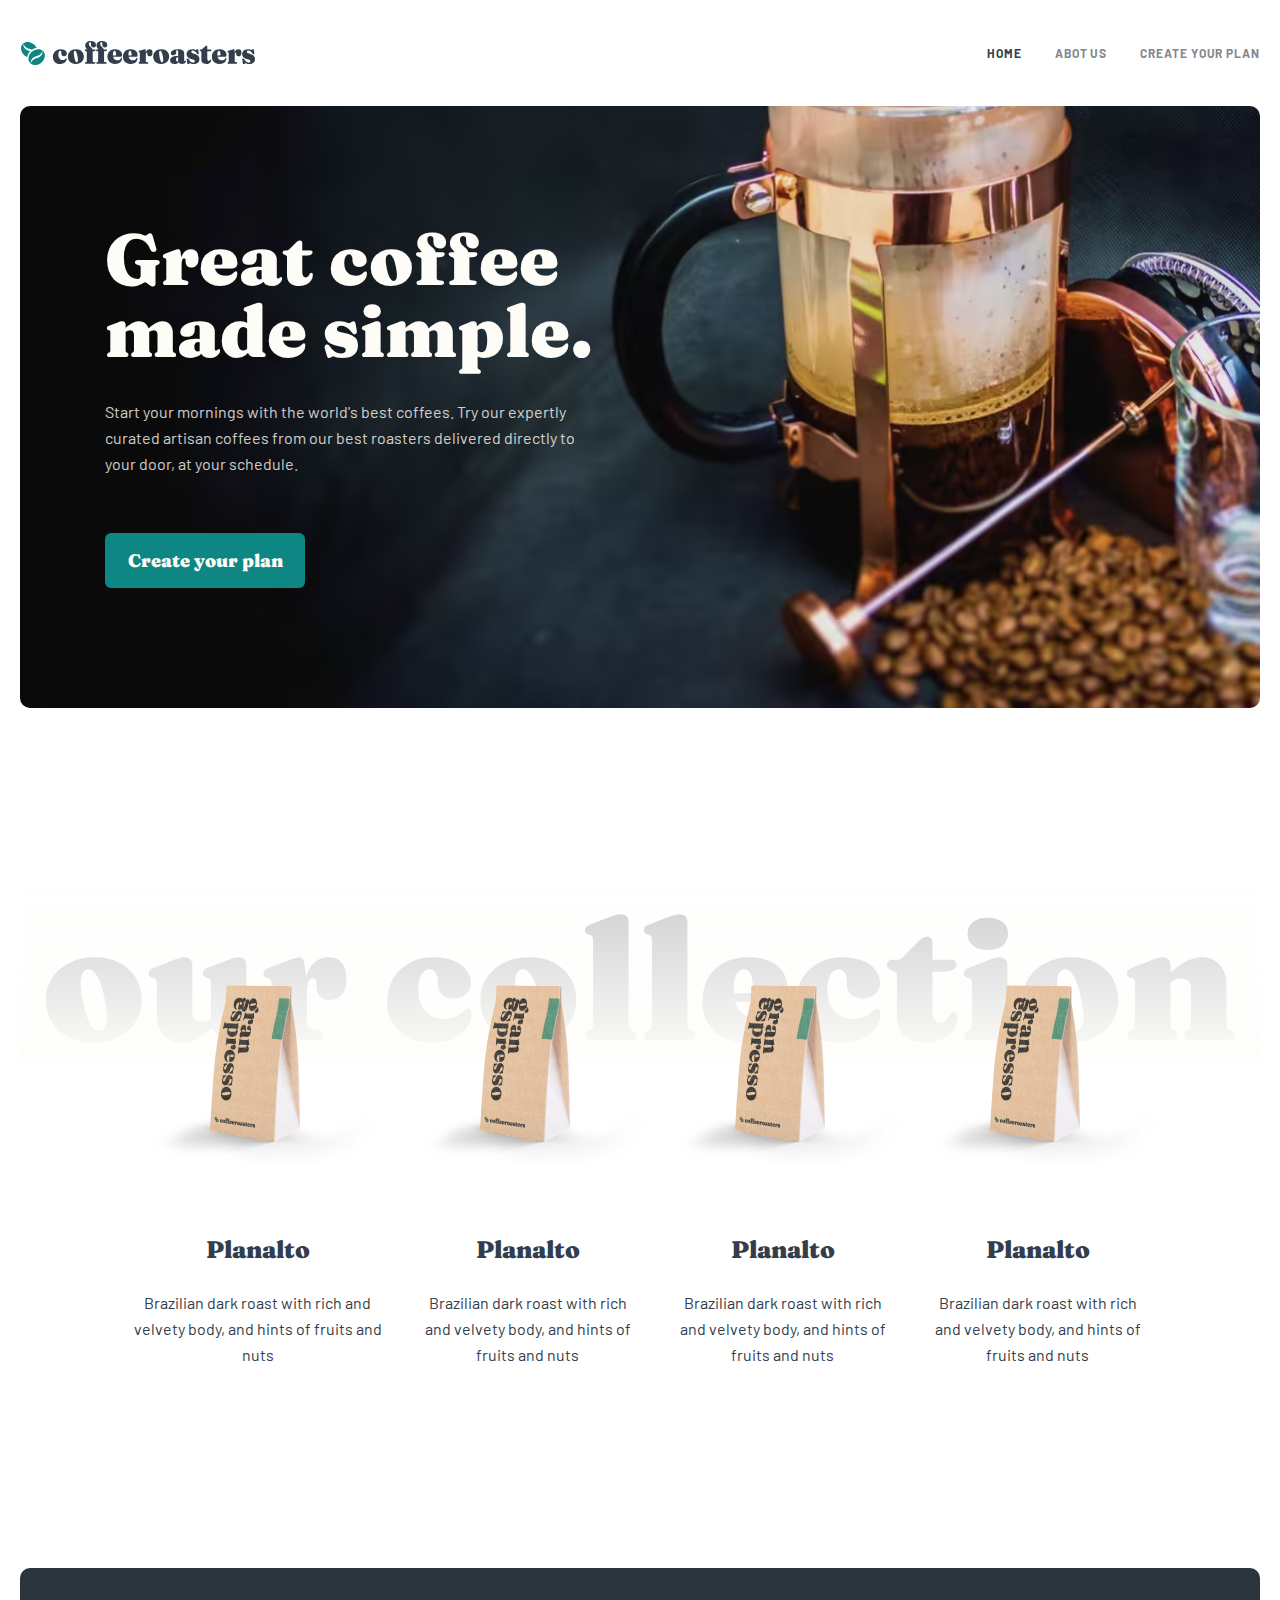
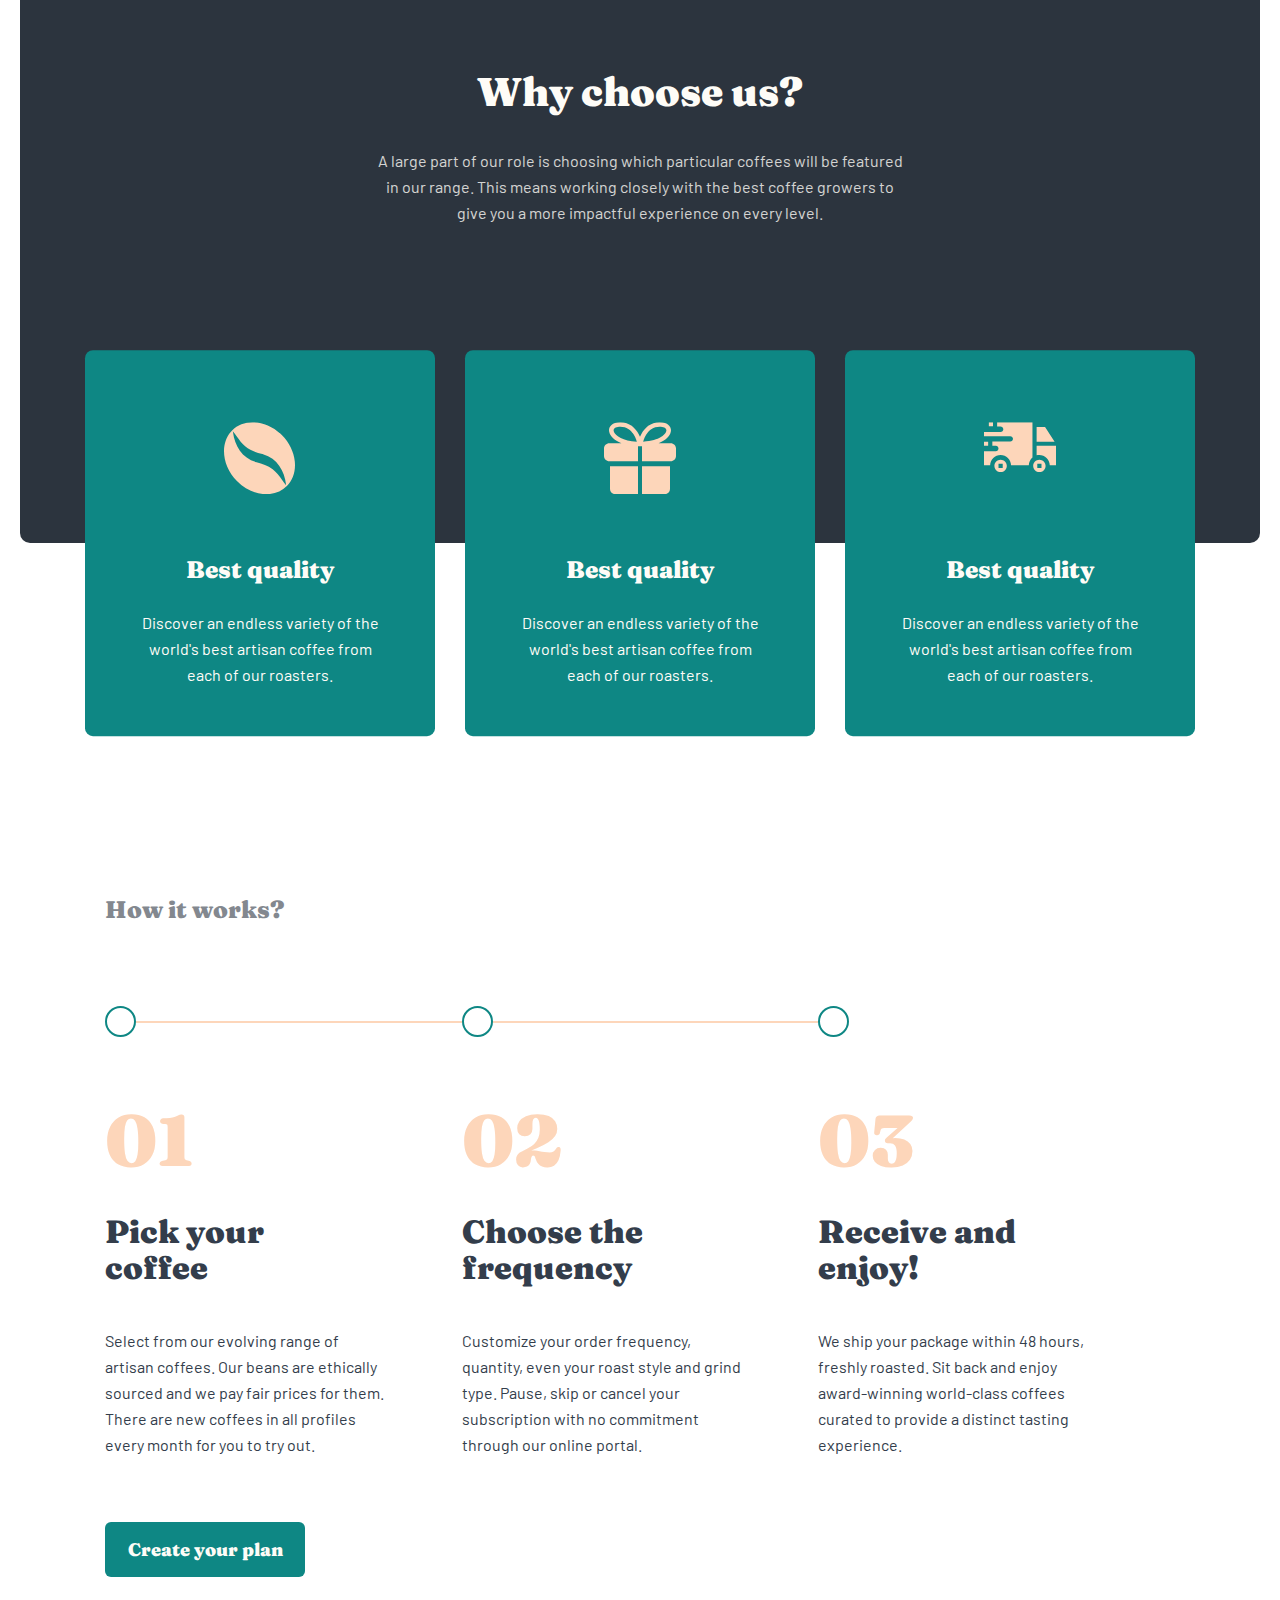
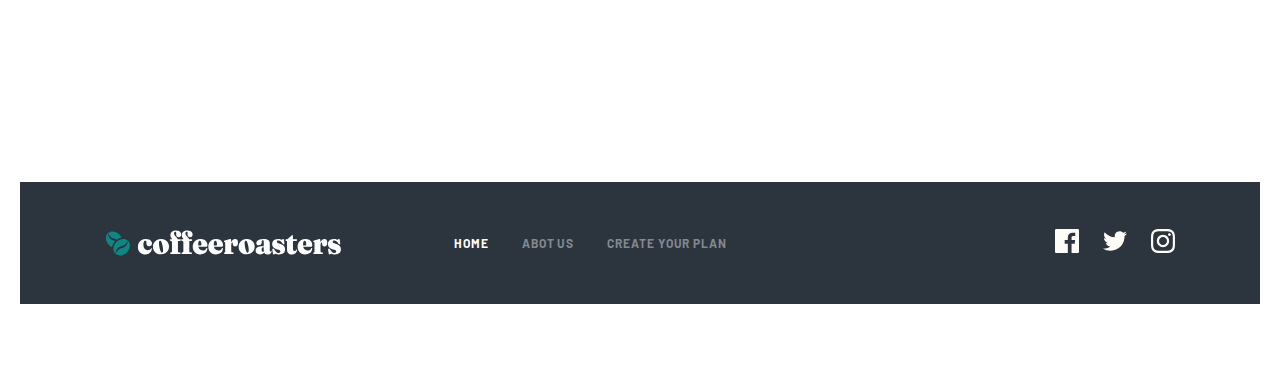
<file: index.html>
<!DOCTYPE html>
<html lang="en">
<head>
    <meta charset="UTF-8">
    <meta http-equiv="X-UA-Compatible" content="IE=edge">
    <meta name="viewport" content="width=device-width, initial-scale=1.0">
    <link rel="stylesheet" href="./css/main.css">
    <title>coffee</title>
</head>

<body>
    <main class="main">
        <!-- header -->
        <header class="header header--open">
            <div class="container header__container">
                <h1 class="visually-hidden">Coffee</h1>
                <a href="./index.html" class="header__logo-link">
                    <img class="header__logo-img" src="./images/logo.svg" alt="logo" width="236" height="26">
                </a>
                <button class="header__button">
                    <img src="./images/burger-menu.svg" alt="butoon-img" class="header__on" width="16" height="15">
                    <!-- <img class="collection__img" src="./images/close.svg" alt="butoon-img" class="header__off" width="14" height="13"> -->
                </button>
                <nav class="header__navbar">
                    <ul class="header__list">
                        <li class="header__item">
                            <a href="./index.html" class="header__nav-link header__nav-link--active">Home</a>
                        </li>
                        <li class="header__item">
                            <a href="./about-us.html" class="header__nav-link">Abot us</a>
                        </li>
                        <li class="header__item">
                            <a href="./create.html" class="header__nav-link">Create your plan</a>
                        </li>
                    </ul>
                </nav>
            </div>
        </header>
        <!-- hero -->
        <section class="hero">
            <div class="container">
                <div class="hero__container">
                    <div class="hero__box">
                        <h2 class="hero__heading">
                            Great coffee made simple.
                        </h2>
                        <p class="hero__text">
                            Start your mornings with the world's best coffees. Try our expertly curated artisan coffees from our best roasters delivered directly to your door, at your schedule.
                        </p>
                        <a href="./create.html" class="link">Create your plan</a>
                    </div>
                </div>
            </div>
        </section>
        <!-- collection -->
        <section class="collection">
            <div class="container">
                <div class="collection__container">
                    <h2 class="visually-hidden">Our collection</h2>
                    <ul class="collection__list">
                        <li class="collection__item">
                            <img class="collection__img" src="./images/collection2.png" alt="colllection img" width="255" height="193">
                            <div class="collection__wrapper">
                                <h3 class="collection__heading">
                                    Planalto
                                </h3>
                                <p class="collection__text">
                                    Brazilian dark roast with rich and velvety body, and hints of fruits and nuts
                                </p>
                            </div>
                        </li>
                        <li class="collection__item">
                            <picture>
                                <!-- awif -->
                                <source
                                type="image/awif"
                                src="./images/collection2.avif"
                                srcset="./images/collection2.avif 1x, ./images/collection2@2x.avif 2x"
                                />
                                <!-- default png -->
                                <img class="collection__img" src="./images/collection2.png" alt="colllection img" width="255" height="193">
                            </picture>
                            <div class="collection__wrapper">
                                <h3 class="collection__heading">
                                    Planalto
                                </h3>
                                <p class="collection__text">
                                    Brazilian dark roast with rich and velvety body, and hints of fruits and nuts
                                </p>
                            </div>
                        </li>
                        <li class="collection__item">
                            <picture>
                                <!-- awif -->
                                <source
                                type="image/awif"
                                src="./images/collection2.avif"
                                srcset="./images/collection2.avif 1x, ./images/collection2@2x.avif 2x"
                                />
                                <!-- default png -->
                                <img class="collection__img" src="./images/collection2.png" alt="colllection img" width="255" height="193">
                            </picture>
                            <div class="collection__wrapper">
                                <h3 class="collection__heading">
                                    Planalto
                                </h3>
                                <p class="collection__text">
                                    Brazilian dark roast with rich and velvety body, and hints of fruits and nuts
                                </p>
                            </div>
                        </li>
                        <li class="collection__item">
                            <picture>
                                <!-- awif -->
                                <source
                                type="image/awif"
                                src="./images/collection2.avif"
                                srcset="./images/collection2.avif 1x, ./images/collection2@2x.avif 2x"
                                />
                                <!-- default png -->
                                <img class="collection__img" src="./images/collection2.png" alt="colllection img" width="255" height="193">
                            </picture>
                            <div class="collection__wrapper">
                                <h3 class="collection__heading">
                                    Planalto
                                </h3>
                                <p class="collection__text">
                                    Brazilian dark roast with rich and velvety body, and hints of fruits and nuts
                                </p>
                            </div>
                        </li>
                    </ul>
                </div>
            </div>
        </section>
        <!-- reasons -->
        <section class="reasons">
            <div class="container">
                <div class="reasons__container">
                    <h2 class="reasons__heading">
                        Why choose us?
                    </h2>
                    <p class="reasons__text">
                        A large part of our role is choosing which particular coffees will be featured
                        in our range. This means working closely with the best coffee growers to give
                        you a more impactful experience on every level.
                    </p>
                    <ul class="reasons__list">
                        <li class="reasons__item reasons__item1">
                            <div class="reasons__wrapper">
                                <h3 class="reasons__small-heading">
                                    Best quality
                                </h3>
                                <p class="reasons__small-test">
                                    Discover an endless variety of the world's best artisan coffee from each of our roasters.
                                </p>
                            </div>
                        </li>
                        <li class="reasons__item reasons__item2">
                            <div class="reasons__wrapper">
                                <h3 class="reasons__small-heading">
                                    Best quality
                                </h3>
                                <p class="reasons__small-test">
                                    Discover an endless variety of the world's best artisan coffee from each of our roasters.
                                </p>
                            </div>
                        </li>
                        <li class="reasons__item reasons__item3">
                            <div class="reasons__wrapper">
                                <h3 class="reasons__small-heading">
                                    Best quality
                                </h3>
                                <p class="reasons__small-test">
                                    Discover an endless variety of the world's best artisan coffee from each of our roasters.
                                </p>
                            </div>
                        </li>
                    </ul>
                </div>
            </div>
        </section>
        <!-- Process -->
        <section class="process">
            <div class="container">
                <div class="process__container">
                    <h2 class="process__heading">How it works?</h2>
                    <ul class="process__list">
                        <li class="process__item">
                            <div class="process__dicoration-wrapper">
                                <span class="process__circle"></span>
                                <span class="process__line"></span>
                            </div>
                            <p class="process__number">
                                01
                            </p>
                            <h3 class="process__small-heading">Pick your coffee</h3>
                            <p class="process__text">
                                Select from our evolving range of artisan coffees. Our beans are ethically sourced and we pay fair prices for them. There are new coffees in all profiles every month for you to try out.
                            </p>
                        </li>
                        <li class="process__item">
                            <div class="process__dicoration-wrapper">
                                <span class="process__circle"></span>
                                <span class="process__line"></span>
                            </div>
                            <p class="process__number">
                                02
                            </p>
                            <h3 class="process__small-heading">Choose the frequency</h3>
                            <p class="process__text">
                                Customize your order frequency, quantity, even your roast style
                                and grind type. Pause, skip or cancel your subscription with
                                no commitment through our online portal.
                            </p>
                        </li>
                        <li class="process__item">
                            <div class="process__dicoration-wrapper">
                                <span class="process__circle"></span>
                            </div>
                            <p class="process__number">
                                03
                            </p>
                            <h3 class="process__small-heading">Receive and enjoy!</h3>
                            <p class="process__text">
                                We ship your package within 48 hours, freshly roasted. Sit back and enjoy award-winning
                                world-class coffees curated to provide a distinct tasting experience.
                            </p>
                        </li>
                    </ul>
                    <a href="./create.html" class="link">Create your plan</a>
                </div>
            </div>
        </section>
    </main>

    <!-- footer -->
    <footer class="footer">
        <div class="container">
            <div class="footer__container">
                <div class="footer__wrapper">
                    <a href="./index.html" class="footer__logo-link">
                        <img src="./images/footer-logo.svg" alt="logo" class="footer__logo-img" width="236" height="26">
                    </a>
                    <nav class="header__navbar footer__navbar">
                        <ul class="header__list  footer__nav-list">
                            <li class="footer__nav-item header__item">
                                <a href="./index.html" class="footer__nav-link footer__nav-link--active header__nav-link header__nav-link--active">Home</a>
                            </li>
                            <li class="footer__nav-item header__item">
                                <a href="./about-us.html" class="footer__nav-link header__nav-link">Abot us</a>
                            </li>
                            <li class="footer__nav-item header__item">
                                <a href="./create.html" class="footer__nav-link header__nav-link">Create your plan</a>
                            </li>
                        </ul>
                    </nav>
                </div>

                <ul class="footer__sotsial-list">
                    <li class="footer__sotsial-item">
                        <a href="#" class="footer__sotsial-link">
                            <!-- <img class="footer__sotsial-img" src="./images/facebook.svg" alt="facebook" width="24" height="24"> -->

                            <svg class="footer__sotsial-img" width="24" height="24" viewBox="0 0 24 24" fill="none" xmlns="http://www.w3.org/2000/svg">
                                <path id="Path" d="M22.675 0H1.325C0.593 0 0 0.593 0 1.325V22.676C0 23.407 0.593 24 1.325 24H12.82V14.706H9.692V11.084H12.82V8.413C12.82 5.313 14.713 3.625 17.479 3.625C18.804 3.625 19.942 3.724 20.274 3.768V7.008L18.356 7.009C16.852 7.009 16.561 7.724 16.561 8.772V11.085H20.148L19.681 14.707H16.561V24H22.677C23.407 24 24 23.407 24 22.675V1.325C24 0.593 23.407 0 22.675 0Z" fill="#FEFCF7"/>
                                </svg>
                        </a>
                    </li>
                    <li class="footer__sotsial-item">
                        <a href="#" class="footer__sotsial-link">
                            <!-- <img class="footer__sotsial-img" src="./images/twitter.svg" alt="facebook" width="24" height="24"> -->

                            <svg class="footer__sotsial-img" width="24" height="20" viewBox="0 0 24 20" fill="none" xmlns="http://www.w3.org/2000/svg">
                                <path id="Path" d="M24 2.55705C23.117 2.94905 22.168 3.21305 21.172 3.33205C22.189 2.72305 22.97 1.75805 23.337 0.608047C22.386 1.17205 21.332 1.58205 20.21 1.80305C19.313 0.846047 18.032 0.248047 16.616 0.248047C13.437 0.248047 11.101 3.21405 11.819 6.29305C7.728 6.08805 4.1 4.12805 1.671 1.14905C0.381 3.36205 1.002 6.25705 3.194 7.72305C2.388 7.69705 1.628 7.47605 0.965 7.10705C0.911 9.38805 2.546 11.522 4.914 11.997C4.221 12.185 3.462 12.229 2.69 12.081C3.316 14.037 5.134 15.46 7.29 15.5C5.22 17.123 2.612 17.848 0 17.54C2.179 18.937 4.768 19.752 7.548 19.752C16.69 19.752 21.855 12.031 21.543 5.10605C22.505 4.41105 23.34 3.54405 24 2.55705Z" fill="#FEFCF7"/>
                                </svg>

                        </a>
                    </li>
                    <li class="footer__sotsial-item">
                        <a href="#" class="footer__sotsial-link">
                            <!-- <img class="footer__sotsial-img" src="./images/instagram.svg" alt="twitter" width="24" height="24"> -->

                            <svg class="footer__sotsial-img" width="24" height="24" viewBox="0 0 24 24" fill="none" xmlns="http://www.w3.org/2000/svg">
                                <path id="Shape" fill-rule="evenodd" clip-rule="evenodd" d="M12 0C8.741 0 8.333 0.014 7.053 0.072C2.695 0.272 0.273 2.69 0.073 7.052C0.014 8.333 0 8.741 0 12C0 15.259 0.014 15.668 0.072 16.948C0.272 21.306 2.69 23.728 7.052 23.928C8.333 23.986 8.741 24 12 24C15.259 24 15.668 23.986 16.948 23.928C21.302 23.728 23.73 21.31 23.927 16.948C23.986 15.668 24 15.259 24 12C24 8.741 23.986 8.333 23.928 7.053C23.732 2.699 21.311 0.273 16.949 0.073C15.668 0.014 15.259 0 12 0ZM12 2.163C15.204 2.163 15.584 2.175 16.85 2.233C20.102 2.381 21.621 3.924 21.769 7.152C21.827 8.417 21.838 8.797 21.838 12.001C21.838 15.206 21.826 15.585 21.769 16.85C21.62 20.075 20.105 21.621 16.85 21.769C15.584 21.827 15.206 21.839 12 21.839C8.796 21.839 8.416 21.827 7.151 21.769C3.891 21.62 2.38 20.07 2.232 16.849C2.174 15.584 2.162 15.205 2.162 12C2.162 8.796 2.175 8.417 2.232 7.151C2.381 3.924 3.896 2.38 7.151 2.232C8.417 2.175 8.796 2.163 12 2.163ZM5.838 12C5.838 8.597 8.597 5.838 12 5.838C15.403 5.838 18.162 8.597 18.162 12C18.162 15.404 15.403 18.163 12 18.163C8.597 18.163 5.838 15.403 5.838 12ZM12 16C9.791 16 8 14.21 8 12C8 9.791 9.791 8 12 8C14.209 8 16 9.791 16 12C16 14.21 14.209 16 12 16ZM16.965 5.595C16.965 4.8 17.61 4.155 18.406 4.155C19.201 4.155 19.845 4.8 19.845 5.595C19.845 6.39 19.201 7.035 18.406 7.035C17.61 7.035 16.965 6.39 16.965 5.595Z" fill="#FEFCF7"/>
                                </svg>
                        </a>
                    </li>
                </ul>
            </div>
        </div>
    </footer>

    <script src="./js/main.js"></script>
</body>
</html>
</file>
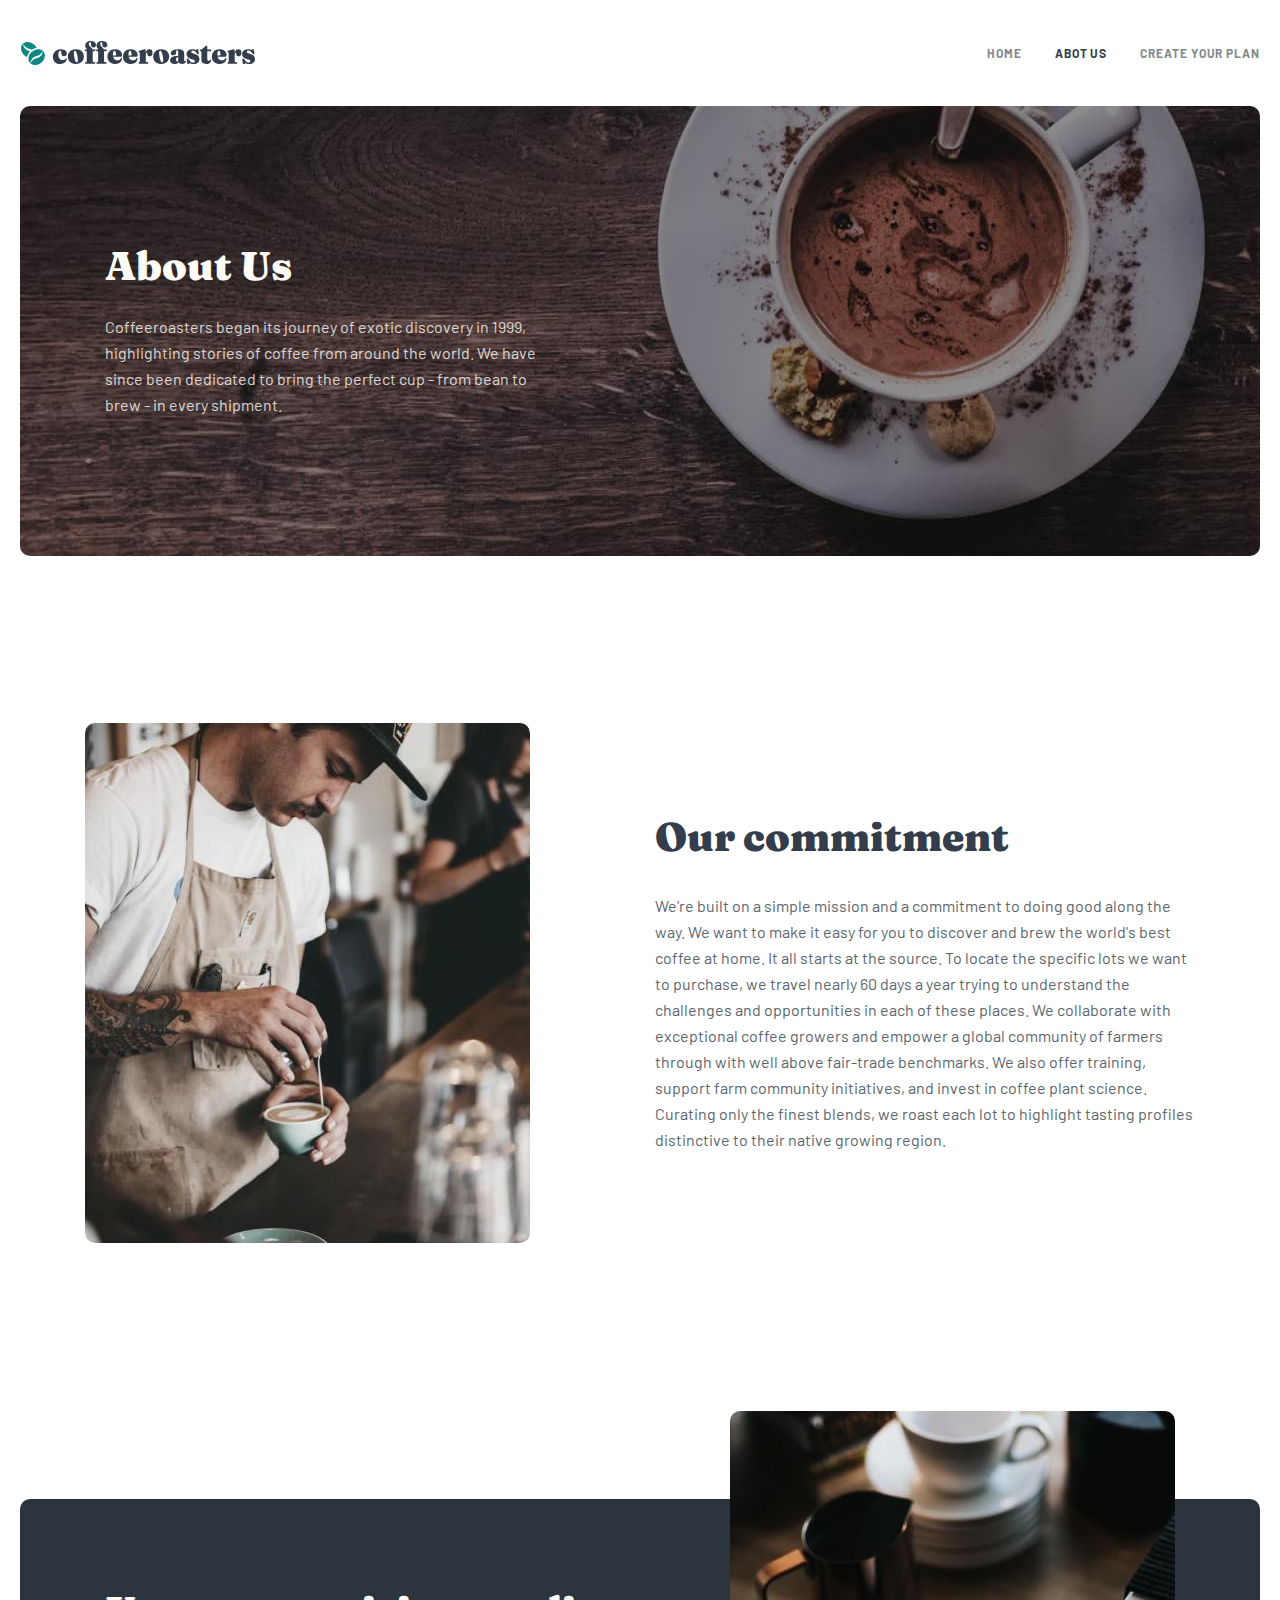
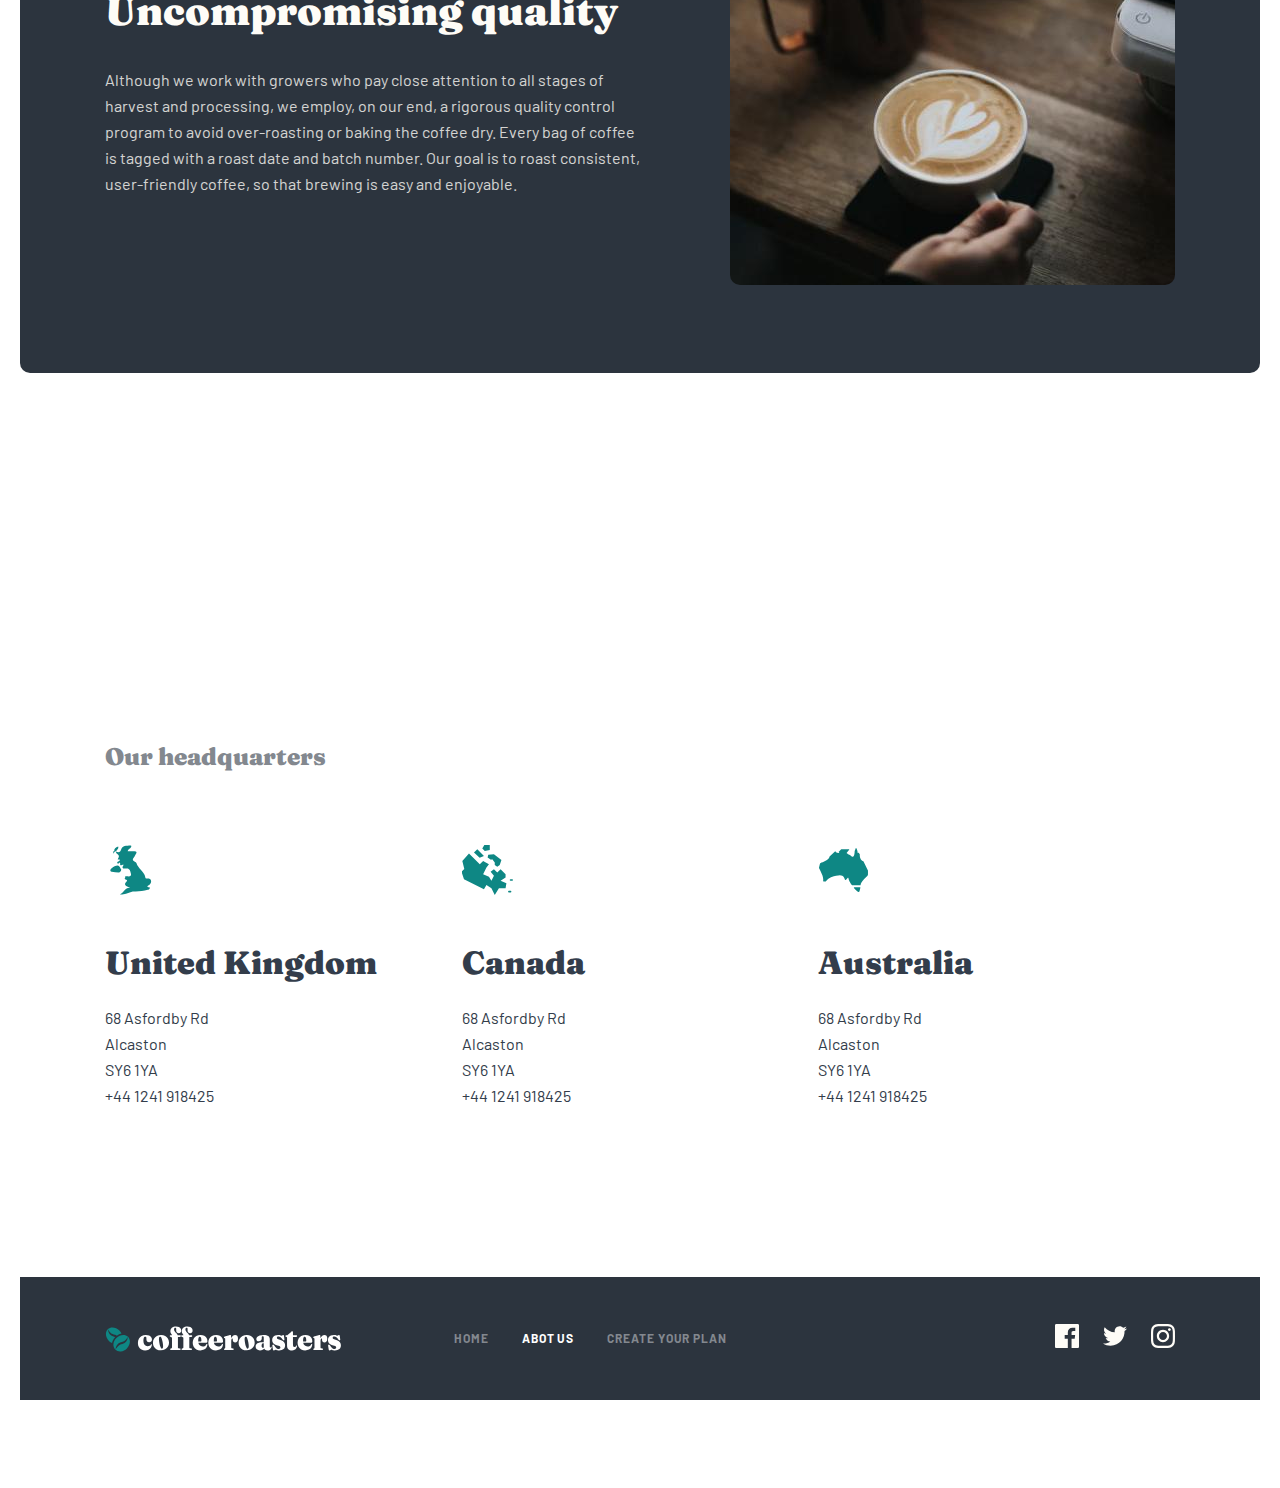
<file: about-us.html>
<!DOCTYPE html>
<html lang="en">
<head>
    <meta charset="UTF-8">
    <meta http-equiv="X-UA-Compatible" content="IE=edge">
    <meta name="viewport" content="width=device-width, initial-scale=1.0">
    <link rel="stylesheet" href="./css/main.css">
    <title>coffee</title>
</head>

<body>
    <main class="main">
        <!-- header -->
        <header class="header header--open">
            <div class="container header__container">
                <h1 class="visually-hidden">Coffee</h1>
                <a href="./index.html" class="header__logo-link">
                    <img class="header__logo-img" src="./images/logo.svg" alt="logo" width="236" height="26">
                </a>
                <button class="header__button">
                    <img src="./images/burger-menu.svg" alt="butoon-img" class="header__on" width="16" height="15">
                    <!-- <img class="collection__img" src="./images/close.svg" alt="butoon-img" class="header__off" width="14" height="13"> -->
                </button>
                <nav class="header__navbar">
                    <ul class="header__list">
                        <li class="header__item">
                            <a href="./index.html" class="header__nav-link ">Home</a>
                        </li>
                        <li class="header__item">
                            <a href="./about-us.html" class="header__nav-link header__nav-link--active">Abot us</a>
                        </li>
                        <li class="header__item">
                            <a href="create.html" class="header__nav-link">Create your plan</a>
                        </li>
                    </ul>
                </nav>
            </div>
        </header>

        <!-- hero -->
        <section class="about-hero">
            <div class="container">
                <div class="about-hero__container">
                    <div class="about-hero__box">
                        <h2 class="about-hero__header">
                            About Us
                        </h2>

                        <p class="about-hero__text">
                            Coffeeroasters began its journey of exotic discovery in 1999, highlighting stories of coffee from around the world. We have since been dedicated to bring the perfect cup - from bean to brew - in every shipment.
                        </p>
                    </div>
                </div>
            </div>
        </section>

        <!-- commitment -->
        <section class="commitment">
            <div class="container">
                <div class="commitment__container">
                    <picture class="commitment__picture">
                        <source media="(min-width: 0px )"
                        srcset="./images/commitment.avif 1x, ./images/commitment@2x.avif"
                        type="image/awif">

                        <img class="commitment__img" src="./images/commitment.jpg" alt="commitment" width="445" height="520" srcset="./images/commitment.jpg 1x, ./images/commitment@2x.jpg 2x">
                    </picture>

                    <div class="commitment__box">
                        <h2 class="commitment__heading">Our commitment</h2>

                        <p class="commitment__text">
                            We're built on a simple mission and a commitment to doing good along the way. We want to make it easy for you to discover and brew the world's best coffee at home. It all starts at the source. To locate the specific lots we want to purchase, we travel nearly 60 days a year trying to understand the challenges and opportunities in each of these places. We collaborate with exceptional coffee growers and empower a global community of farmers through with well above fair-trade benchmarks. We also offer training, support farm community initiatives, and invest in coffee plant science. Curating only the finest blends, we roast each lot to highlight tasting profiles distinctive to their native growing region.
                        </p>
                    </div>
                </div>
            </div>
        </section>

        <!-- quality -->
        <section class="quality">
            <div class="container">
                <div class="quality__container">
                    <div class="quality__box">
                        <h2 class="quality__heading">
                            Uncompromising quality
                        </h2>

                        <p class="quality__text">
                            Although we work with growers who pay close attention to all stages of harvest and processing, we employ, on our end, a rigorous quality control program to avoid over-roasting or baking the coffee dry. Every bag of coffee is tagged with a roast date and batch number. Our goal is to roast consistent, user-friendly coffee, so that brewing is easy and enjoyable.
                        </p>
                    </div>

                    <picture class="quality__picture">
                        <!-- awif -->
                        <source
                        media="(max-width:9000px)"
                        srcset="./images/quality-knijni.avif 1x, ./images/quality-knijni@2x.avif 2x"
                        type="image/awif">


                        <!-- Tablet and Mobile devices -->
                        <source
                        media="(max-width:1200px)"
                        srcset="./images/quality-albomni.avif 1x, ./images/quality-albomni@2x.avif 2x"
                        type="image/awif">

                        <source
                        media="(max-width:1200px)"
                        srcset="./images/quality-albomni.jpg 1x, ./images/quality-albomni@2x.jpg 2x"
                        type="image/awif">

                        <!-- jpg default -->
                        <img class="quality__img" src="./images/quality-knijni.jpg" alt="quality image" srcset="./images/quality-knijni.jpg 1x, ./images/quality-knijni@2x.jpg 2x"
                        width="445"
                        height="474"
                        >
                    </picture>
                </div>
            </div>
        </section>

        <!-- headquarters -->
        <section class="headquarters">
            <div class="container">
                <div class="headquarters__container">
                    <h2 class="headquarters__heading">
                        Our headquarters
                    </h2>

                    <ul class="headquarters__list">
                        <li class="headquarters__item headquarters__item1">
                            <h3 class="headquarters__small-heading">United Kingdom</h3>

                            <ul class="headquarters__inner-list">
                                <li class="headquarters__inner-item">
                                    68  Asfordby Rd
                                </li>
                                <li class="headquarters__inner-item">
                                    Alcaston
                                </li>
                                <li class="headquarters__inner-item">
                                    SY6 1YA
                                </li>
                                <li class="headquarters__inner-item">
                                    +44 1241 918425
                                </li>
                            </ul>
                        </li>
                        <li class="headquarters__item headquarters__item2">
                            <h3 class="headquarters__small-heading">Canada</h3>

                            <ul class="headquarters__inner-list">
                                <li class="headquarters__inner-item">
                                    68  Asfordby Rd
                                </li>
                                <li class="headquarters__inner-item">
                                    Alcaston
                                </li>
                                <li class="headquarters__inner-item">
                                    SY6 1YA
                                </li>
                                <li class="headquarters__inner-item">
                                    +44 1241 918425
                                </li>
                            </ul>
                        </li>
                        <li class="headquarters__item headquarters__item3">
                            <h3 class="headquarters__small-heading">Australia</h3>

                            <ul class="headquarters__inner-list">
                                <li class="headquarters__inner-item">
                                    68  Asfordby Rd
                                </li>
                                <li class="headquarters__inner-item">
                                    Alcaston
                                </li>
                                <li class="headquarters__inner-item">
                                    SY6 1YA
                                </li>
                                <li class="headquarters__inner-item">
                                    +44 1241 918425
                                </li>
                            </ul>
                        </li>
                    </ul>
                </div>
            </div>
        </section>

    </main>


    <!-- footer -->
    <footer class="footer">
        <div class="container">
            <div class="footer__container">
                <div class="footer__wrapper">
                    <a href="./index.html" class="footer__logo-link">
                        <img src="./images/footer-logo.svg" alt="logo" class="footer__logo-img" width="236" height="26">
                    </a>
                    <nav class="header__navbar footer__navbar">
                        <ul class="header__list  footer__nav-list">
                            <li class="footer__nav-item header__item">
                                <a href="./index.html" class="footer__nav-link header__nav-link header__nav-link--active">Home</a>
                            </li>
                            <li class="footer__nav-item header__item">
                                <a href="./about-us.html" class="footer__nav-link header__nav-link  footer__nav-link--active">Abot us</a>
                            </li>
                            <li class="footer__nav-item header__item">
                                <a href="./create.html" class="footer__nav-link header__nav-link">Create your plan</a>
                            </li>
                        </ul>
                    </nav>
                </div>

                <ul class="footer__sotsial-list">
                    <li class="footer__sotsial-item">
                        <a href="#" class="footer__sotsial-link">
                            <!-- <img class="footer__sotsial-img" src="./images/facebook.svg" alt="facebook" width="24" height="24"> -->

                            <svg class="footer__sotsial-img" width="24" height="24" viewBox="0 0 24 24" fill="none" xmlns="http://www.w3.org/2000/svg">
                                <path id="Path" d="M22.675 0H1.325C0.593 0 0 0.593 0 1.325V22.676C0 23.407 0.593 24 1.325 24H12.82V14.706H9.692V11.084H12.82V8.413C12.82 5.313 14.713 3.625 17.479 3.625C18.804 3.625 19.942 3.724 20.274 3.768V7.008L18.356 7.009C16.852 7.009 16.561 7.724 16.561 8.772V11.085H20.148L19.681 14.707H16.561V24H22.677C23.407 24 24 23.407 24 22.675V1.325C24 0.593 23.407 0 22.675 0Z" fill="#FEFCF7"/>
                                </svg>
                        </a>
                    </li>
                    <li class="footer__sotsial-item">
                        <a href="#" class="footer__sotsial-link">
                            <!-- <img class="footer__sotsial-img" src="./images/twitter.svg" alt="facebook" width="24" height="24"> -->

                            <svg class="footer__sotsial-img" width="24" height="20" viewBox="0 0 24 20" fill="none" xmlns="http://www.w3.org/2000/svg">
                                <path id="Path" d="M24 2.55705C23.117 2.94905 22.168 3.21305 21.172 3.33205C22.189 2.72305 22.97 1.75805 23.337 0.608047C22.386 1.17205 21.332 1.58205 20.21 1.80305C19.313 0.846047 18.032 0.248047 16.616 0.248047C13.437 0.248047 11.101 3.21405 11.819 6.29305C7.728 6.08805 4.1 4.12805 1.671 1.14905C0.381 3.36205 1.002 6.25705 3.194 7.72305C2.388 7.69705 1.628 7.47605 0.965 7.10705C0.911 9.38805 2.546 11.522 4.914 11.997C4.221 12.185 3.462 12.229 2.69 12.081C3.316 14.037 5.134 15.46 7.29 15.5C5.22 17.123 2.612 17.848 0 17.54C2.179 18.937 4.768 19.752 7.548 19.752C16.69 19.752 21.855 12.031 21.543 5.10605C22.505 4.41105 23.34 3.54405 24 2.55705Z" fill="#FEFCF7"/>
                                </svg>

                        </a>
                    </li>
                    <li class="footer__sotsial-item">
                        <a href="#" class="footer__sotsial-link">
                            <!-- <img class="footer__sotsial-img" src="./images/instagram.svg" alt="twitter" width="24" height="24"> -->

                            <svg class="footer__sotsial-img" width="24" height="24" viewBox="0 0 24 24" fill="none" xmlns="http://www.w3.org/2000/svg">
                                <path id="Shape" fill-rule="evenodd" clip-rule="evenodd" d="M12 0C8.741 0 8.333 0.014 7.053 0.072C2.695 0.272 0.273 2.69 0.073 7.052C0.014 8.333 0 8.741 0 12C0 15.259 0.014 15.668 0.072 16.948C0.272 21.306 2.69 23.728 7.052 23.928C8.333 23.986 8.741 24 12 24C15.259 24 15.668 23.986 16.948 23.928C21.302 23.728 23.73 21.31 23.927 16.948C23.986 15.668 24 15.259 24 12C24 8.741 23.986 8.333 23.928 7.053C23.732 2.699 21.311 0.273 16.949 0.073C15.668 0.014 15.259 0 12 0ZM12 2.163C15.204 2.163 15.584 2.175 16.85 2.233C20.102 2.381 21.621 3.924 21.769 7.152C21.827 8.417 21.838 8.797 21.838 12.001C21.838 15.206 21.826 15.585 21.769 16.85C21.62 20.075 20.105 21.621 16.85 21.769C15.584 21.827 15.206 21.839 12 21.839C8.796 21.839 8.416 21.827 7.151 21.769C3.891 21.62 2.38 20.07 2.232 16.849C2.174 15.584 2.162 15.205 2.162 12C2.162 8.796 2.175 8.417 2.232 7.151C2.381 3.924 3.896 2.38 7.151 2.232C8.417 2.175 8.796 2.163 12 2.163ZM5.838 12C5.838 8.597 8.597 5.838 12 5.838C15.403 5.838 18.162 8.597 18.162 12C18.162 15.404 15.403 18.163 12 18.163C8.597 18.163 5.838 15.403 5.838 12ZM12 16C9.791 16 8 14.21 8 12C8 9.791 9.791 8 12 8C14.209 8 16 9.791 16 12C16 14.21 14.209 16 12 16ZM16.965 5.595C16.965 4.8 17.61 4.155 18.406 4.155C19.201 4.155 19.845 4.8 19.845 5.595C19.845 6.39 19.201 7.035 18.406 7.035C17.61 7.035 16.965 6.39 16.965 5.595Z" fill="#FEFCF7"/>
                                </svg>
                        </a>
                    </li>
                </ul>
            </div>
        </div>
    </footer>


    <script src="./js/main.js"></script>
</body>
</html>
</file>
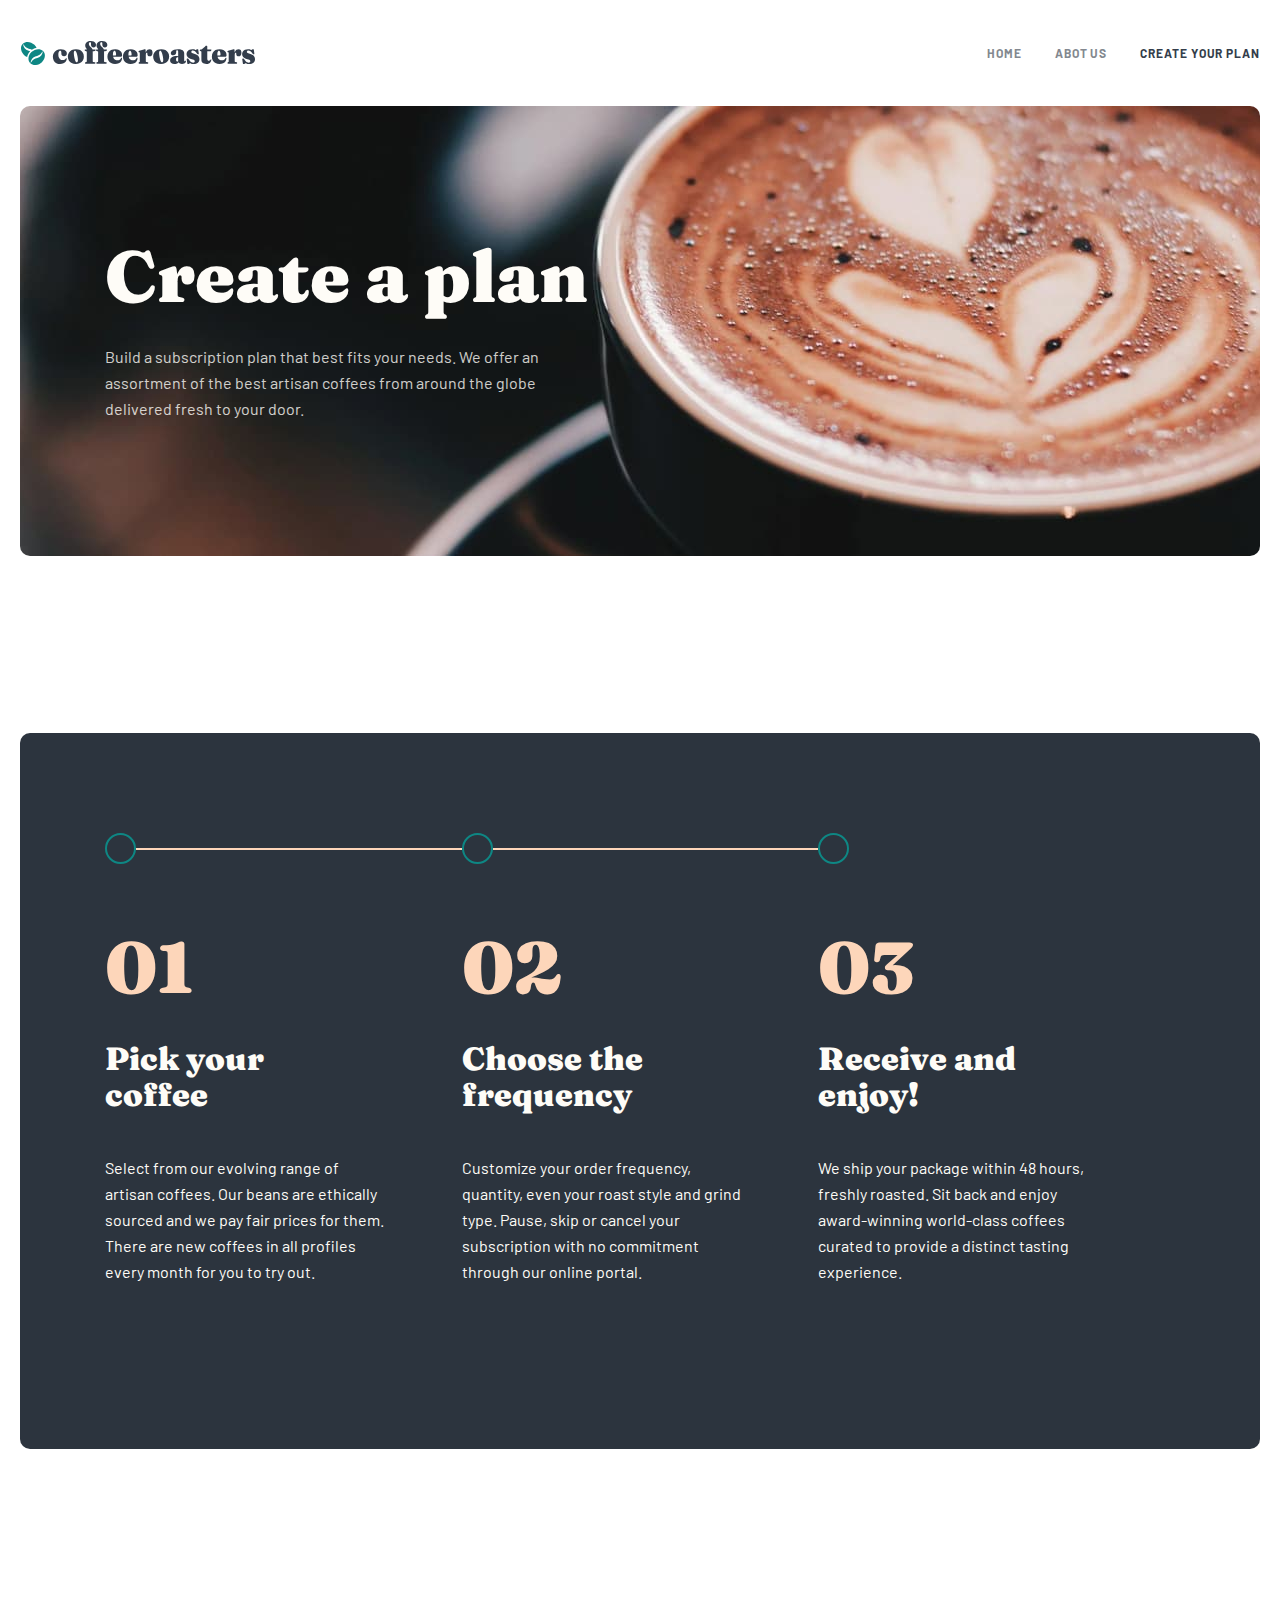
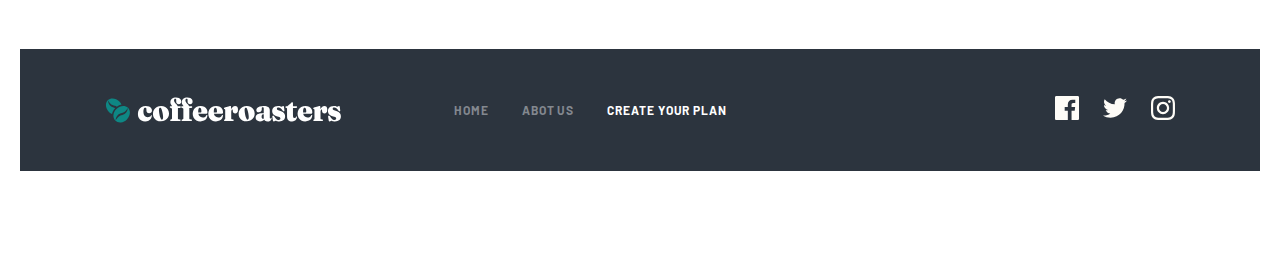
<file: create.html>
<!DOCTYPE html>
<html lang="en">
<head>
    <meta charset="UTF-8">
    <meta http-equiv="X-UA-Compatible" content="IE=edge">
    <meta name="viewport" content="width=device-width, initial-scale=1.0">
    <link rel="stylesheet" href="./css/main.css">
    <title>coffee</title>
</head>

<body>
    <main class="main">
        <!-- header -->
        <header class="header header--open">
            <div class="container header__container">
                <h1 class="visually-hidden">Coffee</h1>
                <a href="./index.html" class="header__logo-link">
                    <img class="header__logo-img" src="./images/logo.svg" alt="logo" width="236" height="26">
                </a>
                <button class="header__button">
                    <img src="./images/burger-menu.svg" alt="butoon-img" class="header__on" width="16" height="15">
                    <!-- <img class="collection__img" src="./images/close.svg" alt="butoon-img" class="header__off" width="14" height="13"> -->
                </button>
                <nav class="header__navbar">
                    <ul class="header__list">
                        <li class="header__item">
                            <a href="./index.html" class="header__nav-link ">Home</a>
                        </li>
                        <li class="header__item">
                            <a href="./about-us.html" class="header__nav-link ">Abot us</a>
                        </li>
                        <li class="header__item">
                            <a href="./create.html" class="header__nav-link header__nav-link--active">Create your plan</a>
                        </li>
                    </ul>
                </nav>
            </div>
        </header>

        <!-- hero -->
        <section class="create-hero">
            <div class="container">
                <div class="create-hero__container">
                    <div class="create-hero__box">
                        <h2 class="create-hero__heading">
                            Create a plan
                        </h2>

                        <p class="create-hero__text">
                            Build a subscription plan that best fits your needs. We offer an assortment of the best artisan coffees from around the globe delivered fresh to your door.
                        </p>
                    </div>
                </div>
            </div>
        </section>

        <!-- Process -->
        <section class="process">
            <div class="container">
                <div class="process__container create-process__container">
                    <!-- <h2 class="process__heading">How it works?</h2> -->
                    <ul class="process__list">
                        <li class="process__item">
                            <div class="process__dicoration-wrapper">
                                <span class="process__circle"></span>
                                <span class="process__line"></span>
                            </div>
                            <p class="process__number">
                                01
                            </p>
                            <h3 class="process__small-heading">Pick your coffee</h3>
                            <p class="process__text">
                                Select from our evolving range of artisan coffees. Our beans are ethically sourced and we pay fair prices for them. There are new coffees in all profiles every month for you to try out.
                            </p>
                        </li>
                        <li class="process__item">
                            <div class="process__dicoration-wrapper">
                                <span class="process__circle"></span>
                                <span class="process__line"></span>
                            </div>
                            <p class="process__number">
                                02
                            </p>
                            <h3 class="process__small-heading">Choose the frequency</h3>
                            <p class="process__text">
                                Customize your order frequency, quantity, even your roast style
                                and grind type. Pause, skip or cancel your subscription with
                                no commitment through our online portal.
                            </p>
                        </li>
                        <li class="process__item">
                            <div class="process__dicoration-wrapper">
                                <span class="process__circle"></span>
                            </div>
                            <p class="process__number">
                                03
                            </p>
                            <h3 class="process__small-heading">Receive and enjoy!</h3>
                            <p class="process__text">
                                We ship your package within 48 hours, freshly roasted. Sit back and enjoy award-winning
                                world-class coffees curated to provide a distinct tasting experience.
                            </p>
                        </li>
                    </ul>
                    <!-- <a href="./create.html" class="link">Create your plan</a> -->
                </div>
            </div>
        </section>
    </main>



    <!-- footer -->
<!-- create your plan -->
<footer class="footer">

    <div class="container">
        <div class="footer__container">
            <div class="footer__wrapper">
                <a href="./index.html" class="footer__logo-link">
                    <img src="./images/footer-logo.svg" alt="logo" class="footer__logo-img" width="236" height="26">
                </a>
                <nav class="header__navbar footer__navbar">
                    <ul class="header__list  footer__nav-list">
                        <li class="footer__nav-item header__item">
                            <a href="./index.html" class="footer__nav-link header__nav-link header__nav-link--active">Home</a>
                        </li>
                        <li class="footer__nav-item header__item">
                            <a href="./about-us.html" class="footer__nav-link header__nav-link">Abot us</a>
                        </li>
                        <li class="footer__nav-item header__item">
                            <a href="./create.html" class="footer__nav-link header__nav-link footer__nav-link--active">Create your plan</a>
                        </li>
                    </ul>
                </nav>
            </div>

            <ul class="footer__sotsial-list">
                <li class="footer__sotsial-item">
                    <a href="#" class="footer__sotsial-link">
                        <!-- <img class="footer__sotsial-img" src="./images/facebook.svg" alt="facebook" width="24" height="24"> -->

                        <svg class="footer__sotsial-img" width="24" height="24" viewBox="0 0 24 24" fill="none" xmlns="http://www.w3.org/2000/svg">
                            <path id="Path" d="M22.675 0H1.325C0.593 0 0 0.593 0 1.325V22.676C0 23.407 0.593 24 1.325 24H12.82V14.706H9.692V11.084H12.82V8.413C12.82 5.313 14.713 3.625 17.479 3.625C18.804 3.625 19.942 3.724 20.274 3.768V7.008L18.356 7.009C16.852 7.009 16.561 7.724 16.561 8.772V11.085H20.148L19.681 14.707H16.561V24H22.677C23.407 24 24 23.407 24 22.675V1.325C24 0.593 23.407 0 22.675 0Z" fill="#FEFCF7"/>
                        </svg>
                    </a>
                </li>
                <li class="footer__sotsial-item">
                    <a href="#" class="footer__sotsial-link">
                        <!-- <img class="footer__sotsial-img" src="./images/twitter.svg" alt="facebook" width="24" height="24"> -->

                        <svg class="footer__sotsial-img" width="24" height="20" viewBox="0 0 24 20" fill="none" xmlns="http://www.w3.org/2000/svg">
                            <path id="Path" d="M24 2.55705C23.117 2.94905 22.168 3.21305 21.172 3.33205C22.189 2.72305 22.97 1.75805 23.337 0.608047C22.386 1.17205 21.332 1.58205 20.21 1.80305C19.313 0.846047 18.032 0.248047 16.616 0.248047C13.437 0.248047 11.101 3.21405 11.819 6.29305C7.728 6.08805 4.1 4.12805 1.671 1.14905C0.381 3.36205 1.002 6.25705 3.194 7.72305C2.388 7.69705 1.628 7.47605 0.965 7.10705C0.911 9.38805 2.546 11.522 4.914 11.997C4.221 12.185 3.462 12.229 2.69 12.081C3.316 14.037 5.134 15.46 7.29 15.5C5.22 17.123 2.612 17.848 0 17.54C2.179 18.937 4.768 19.752 7.548 19.752C16.69 19.752 21.855 12.031 21.543 5.10605C22.505 4.41105 23.34 3.54405 24 2.55705Z" fill="#FEFCF7"/>
                        </svg>

                    </a>
                </li>
                <li class="footer__sotsial-item">
                    <a href="#" class="footer__sotsial-link">
                        <!-- <img class="footer__sotsial-img" src="./images/instagram.svg" alt="twitter" width="24" height="24"> -->

                        <svg class="footer__sotsial-img" width="24" height="24" viewBox="0 0 24 24" fill="none" xmlns="http://www.w3.org/2000/svg">
                            <path id="Shape" fill-rule="evenodd" clip-rule="evenodd" d="M12 0C8.741 0 8.333 0.014 7.053 0.072C2.695 0.272 0.273 2.69 0.073 7.052C0.014 8.333 0 8.741 0 12C0 15.259 0.014 15.668 0.072 16.948C0.272 21.306 2.69 23.728 7.052 23.928C8.333 23.986 8.741 24 12 24C15.259 24 15.668 23.986 16.948 23.928C21.302 23.728 23.73 21.31 23.927 16.948C23.986 15.668 24 15.259 24 12C24 8.741 23.986 8.333 23.928 7.053C23.732 2.699 21.311 0.273 16.949 0.073C15.668 0.014 15.259 0 12 0ZM12 2.163C15.204 2.163 15.584 2.175 16.85 2.233C20.102 2.381 21.621 3.924 21.769 7.152C21.827 8.417 21.838 8.797 21.838 12.001C21.838 15.206 21.826 15.585 21.769 16.85C21.62 20.075 20.105 21.621 16.85 21.769C15.584 21.827 15.206 21.839 12 21.839C8.796 21.839 8.416 21.827 7.151 21.769C3.891 21.62 2.38 20.07 2.232 16.849C2.174 15.584 2.162 15.205 2.162 12C2.162 8.796 2.175 8.417 2.232 7.151C2.381 3.924 3.896 2.38 7.151 2.232C8.417 2.175 8.796 2.163 12 2.163ZM5.838 12C5.838 8.597 8.597 5.838 12 5.838C15.403 5.838 18.162 8.597 18.162 12C18.162 15.404 15.403 18.163 12 18.163C8.597 18.163 5.838 15.403 5.838 12ZM12 16C9.791 16 8 14.21 8 12C8 9.791 9.791 8 12 8C14.209 8 16 9.791 16 12C16 14.21 14.209 16 12 16ZM16.965 5.595C16.965 4.8 17.61 4.155 18.406 4.155C19.201 4.155 19.845 4.8 19.845 5.595C19.845 6.39 19.201 7.035 18.406 7.035C17.61 7.035 16.965 6.39 16.965 5.595Z" fill="#FEFCF7"/>
                        </svg>
                    </a>
                </li>
            </ul>
        </div>
    </div>
</footer>

    <script src="./js/main.js"></script>
</body>
</html>
</file>
<file: css/main.css>
/*! normalize.css v8.0.1 | MIT License | github.com/necolas/normalize.css */
/* Document
   ========================================================================== */
/**
 * 1. Correct the line height in all browsers.
 * 2. Prevent adjustments of font size after orientation changes in iOS.
 */
html {
  line-height: 1.15;
  /* 1 */
  -webkit-text-size-adjust: 100%;
  /* 2 */
}

/* Sections
     ========================================================================== */
/**
   * Remove the margin in all browsers.
   */
body {
  margin: 0;
}

/**
   * Render the `main` element consistently in IE.
   */
main {
  display: block;
}

/**
   * Correct the font size and margin on `h1` elements within `section` and
   * `article` contexts in Chrome, Firefox, and Safari.
   */
h1 {
  font-size: 2em;
  margin: 0.67em 0;
}

/* Grouping content
     ========================================================================== */
/**
   * 1. Add the correct box sizing in Firefox.
   * 2. Show the overflow in Edge and IE.
   */
hr {
  -webkit-box-sizing: content-box;
          box-sizing: content-box;
  /* 1 */
  height: 0;
  /* 1 */
  overflow: visible;
  /* 2 */
}

/**
   * 1. Correct the inheritance and scaling of font size in all browsers.
   * 2. Correct the odd `em` font sizing in all browsers.
   */
pre {
  font-family: monospace, monospace;
  /* 1 */
  font-size: 1em;
  /* 2 */
}

/* Text-level semantics
     ========================================================================== */
/**
   * Remove the gray background on active links in IE 10.
   */
a {
  background-color: transparent;
}

/**
   * 1. Remove the bottom border in Chrome 57-
   * 2. Add the correct text decoration in Chrome, Edge, IE, Opera, and Safari.
   */
abbr[title] {
  border-bottom: none;
  /* 1 */
  text-decoration: underline;
  /* 2 */
  -webkit-text-decoration: underline dotted;
          text-decoration: underline dotted;
  /* 2 */
}

/**
   * Add the correct font weight in Chrome, Edge, and Safari.
   */
b,
strong {
  font-weight: bolder;
}

/**
   * 1. Correct the inheritance and scaling of font size in all browsers.
   * 2. Correct the odd `em` font sizing in all browsers.
   */
code,
kbd,
samp {
  font-family: monospace, monospace;
  /* 1 */
  font-size: 1em;
  /* 2 */
}

/**
   * Add the correct font size in all browsers.
   */
small {
  font-size: 80%;
}

/**
   * Prevent `sub` and `sup` elements from affecting the line height in
   * all browsers.
   */
sub,
sup {
  font-size: 75%;
  line-height: 0;
  position: relative;
  vertical-align: baseline;
}

sub {
  bottom: -0.25em;
}

sup {
  top: -0.5em;
}

/* Embedded content
     ========================================================================== */
/**
   * Remove the border on images inside links in IE 10.
   */
img {
  border-style: none;
}

/* Forms
     ========================================================================== */
/**
   * 1. Change the font styles in all browsers.
   * 2. Remove the margin in Firefox and Safari.
   */
button,
input,
optgroup,
select,
textarea {
  font-family: inherit;
  /* 1 */
  font-size: 100%;
  /* 1 */
  line-height: 1.15;
  /* 1 */
  margin: 0;
  /* 2 */
}

/**
   * Show the overflow in IE.
   * 1. Show the overflow in Edge.
   */
button,
input {
  /* 1 */
  overflow: visible;
}

/**
   * Remove the inheritance of text transform in Edge, Firefox, and IE.
   * 1. Remove the inheritance of text transform in Firefox.
   */
button,
select {
  /* 1 */
  text-transform: none;
}

/**
   * Correct the inability to style clickable types in iOS and Safari.
   */
button,
[type="button"],
[type="reset"],
[type="submit"] {
  -webkit-appearance: button;
}

/**
   * Remove the inner border and padding in Firefox.
   */
button::-moz-focus-inner,
[type="button"]::-moz-focus-inner,
[type="reset"]::-moz-focus-inner,
[type="submit"]::-moz-focus-inner {
  border-style: none;
  padding: 0;
}

/**
   * Restore the focus styles unset by the previous rule.
   */
button:-moz-focusring,
[type="button"]:-moz-focusring,
[type="reset"]:-moz-focusring,
[type="submit"]:-moz-focusring {
  outline: 1px dotted ButtonText;
}

/**
   * Correct the padding in Firefox.
   */
fieldset {
  padding: 0.35em 0.75em 0.625em;
}

/**
   * 1. Correct the text wrapping in Edge and IE.
   * 2. Correct the color inheritance from `fieldset` elements in IE.
   * 3. Remove the padding so developers are not caught out when they zero out
   *    `fieldset` elements in all browsers.
   */
legend {
  -webkit-box-sizing: border-box;
          box-sizing: border-box;
  /* 1 */
  color: inherit;
  /* 2 */
  display: table;
  /* 1 */
  max-width: 100%;
  /* 1 */
  padding: 0;
  /* 3 */
  white-space: normal;
  /* 1 */
}

/**
   * Add the correct vertical alignment in Chrome, Firefox, and Opera.
   */
progress {
  vertical-align: baseline;
}

/**
   * Remove the default vertical scrollbar in IE 10+.
   */
textarea {
  overflow: auto;
}

/**
   * 1. Add the correct box sizing in IE 10.
   * 2. Remove the padding in IE 10.
   */
[type="checkbox"],
[type="radio"] {
  -webkit-box-sizing: border-box;
          box-sizing: border-box;
  /* 1 */
  padding: 0;
  /* 2 */
}

/**
   * Correct the cursor style of increment and decrement buttons in Chrome.
   */
[type="number"]::-webkit-inner-spin-button,
[type="number"]::-webkit-outer-spin-button {
  height: auto;
}

/**
   * 1. Correct the odd appearance in Chrome and Safari.
   * 2. Correct the outline style in Safari.
   */
[type="search"] {
  -webkit-appearance: textfield;
  /* 1 */
  outline-offset: -2px;
  /* 2 */
}

/**
   * Remove the inner padding in Chrome and Safari on macOS.
   */
[type="search"]::-webkit-search-decoration {
  -webkit-appearance: none;
}

/**
   * 1. Correct the inability to style clickable types in iOS and Safari.
   * 2. Change font properties to `inherit` in Safari.
   */
::-webkit-file-upload-button {
  -webkit-appearance: button;
  /* 1 */
  font: inherit;
  /* 2 */
}

/* Interactive
     ========================================================================== */
/*
   * Add the correct display in Edge, IE 10+, and Firefox.
   */
details {
  display: block;
}

/*
   * Add the correct display in all browsers.
   */
summary {
  display: list-item;
}

/* Misc
     ========================================================================== */
/**
   * Add the correct display in IE 10+.
   */
template {
  display: none;
}

/**
   * Add the correct display in IE 10.
   */
[hidden] {
  display: none;
}

@font-face {
  font-family: 'Barlow';
  font-style: normal;
  font-weight: 400;
  font-display: swap;
  src: url("../fonts/barlow-v5-latin-regular.woff2") format("woff2"), url("../fonts/barlow-v5-latin-regular.woff") format("woff");
}

@font-face {
  font-family: 'Barlow';
  font-style: normal;
  font-weight: 700;
  font-display: swap;
  src: url("../fonts/barlow-v5-latin-700.woff2") format("woff2"), url("../fonts/barlow-v5-latin-700.woff") format("woff");
}

@font-face {
  font-family: 'Fraunces';
  font-style: normal;
  font-weight: 400;
  font-display: swap;
  src: url("../fonts/fraunces-v10-latin-regular.woff2") format("woff2"), url("../fonts/fraunces-v10-latin-regular.woff") format("woff");
}

@font-face {
  font-family: 'Fraunces';
  font-style: normal;
  font-weight: 900;
  font-display: swap;
  src: url("../fonts/fraunces-v10-latin-900.woff2") format("woff2"), url("../fonts/fraunces-v10-latin-900.woff") format("woff");
}

* {
  -webkit-box-sizing: border-box;
          box-sizing: border-box;
}

body {
  height: 100%;
  display: -webkit-box;
  display: -ms-flexbox;
  display: flex;
  -webkit-box-orient: vertical;
  -webkit-box-direction: normal;
      -ms-flex-direction: column;
          flex-direction: column;
  padding: 0;
  margin: 0;
  padding-bottom: 88px;
}

.visually-hidden {
  position: absolute;
  white-space: nowrap;
  width: 1px;
  height: 1px;
  overflow: hidden;
  border: 0;
  padding: 0;
  clip: rect(0 0 0 0);
  -webkit-clip-path: inset(50%);
          clip-path: inset(50%);
  margin: -1px;
}

.container {
  max-width: 1320px;
  margin-left: auto;
  margin-right: auto;
  padding-left: 20px;
  padding-right: 20px;
}

.main {
  -webkit-box-flex: 1;
      -ms-flex-positive: 1;
          flex-grow: 1;
}

h1, h2, h3, h4, h5, h6, p {
  margin: 0;
  padding: 0;
}

ul, ol {
  list-style-type: none;
  padding: 0;
  margin: 0;
}

img {
  vertical-align: middle;
}

.link {
  min-width: 200px;
  max-width: 600px;
  text-align: center;
  text-decoration: none;
  font-family: Fraunces, Arial, sans-serif;
  font-weight: 900;
  font-size: 18px;
  line-height: 25px;
  color: #FEFCF7;
  background: #0E8784;
  border-radius: 6px;
  padding: 15px 20px;
  display: inline-block;
  white-space: nowrap;
  overflow: hidden;
  text-overflow: ellipsis;
}

.link:hover {
  background: #66D2CF;
}

.link:active {
  background: #0E8784;
}

.header {
  padding-top: 40px;
  padding-bottom: 40px;
}

.header__container {
  display: -webkit-box;
  display: -ms-flexbox;
  display: flex;
  -webkit-box-pack: justify;
      -ms-flex-pack: justify;
          justify-content: space-between;
  -webkit-box-align: center;
      -ms-flex-align: center;
          align-items: center;
}

.header__logo-link {
  display: inline-block;
}

.header__logo-img {
  width: 236px;
  height: 26px;
}

.header__button {
  background: none;
  border: none;
  display: none;
}

.header__on {
  display: block;
}

.header__off {
  display: none;
}

.header__list {
  display: -webkit-box;
  display: -ms-flexbox;
  display: flex;
}

.header__item + .header__item {
  margin-left: 33px;
}

.header__nav-link {
  text-decoration: none;
  font-family: Barlow, Arial, sans-serif;
  font-weight: bold;
  font-size: 12px;
  line-height: 15px;
  letter-spacing: 0.923077px;
  text-transform: uppercase;
  color: #83888F;
  display: inline-block;
}

.header__nav-link:hover {
  color: #333D4B;
}

.header__nav-link--active {
  color: #333D4B;
}

@media only screen and (max-width: 660px) {
  .header {
    padding-bottom: 54px;
    position: relative;
  }
  .header .container {
    padding-left: 10px;
    padding-right: 10px;
  }
  .header__button {
    display: block;
  }
  .header__navbar {
    display: none;
    position: absolute;
    background-color: lightcoral;
    width: 100%;
    bottom: 0;
    left: 0;
    -webkit-transform: translateY(100%);
            transform: translateY(100%);
  }
  .header__list {
    left: 0;
    display: -webkit-box;
    display: -ms-flexbox;
    display: flex;
    -webkit-box-orient: vertical;
    -webkit-box-direction: normal;
        -ms-flex-direction: column;
            flex-direction: column;
    -webkit-box-align: center;
        -ms-flex-align: center;
            align-items: center;
  }
  .header__item + .header__item {
    margin-left: 0;
  }
  .header__nav-link {
    padding-top: 20px;
    padding-bottom: 20px;
    display: block;
    width: 100%;
    font-family: Fraunces, Arial, sans-serif;
    font-weight: 900;
    font-size: 24px;
    line-height: 32px;
    text-align: center;
    color: #333D4B;
  }
}

.hero {
  margin-bottom: 136px;
}

.hero__container {
  padding-top: 117px;
  padding-left: 85px;
  padding-bottom: 116px;
  display: -webkit-box;
  display: -ms-flexbox;
  display: flex;
  -webkit-box-pack: start;
      -ms-flex-pack: start;
          justify-content: start;
  background-image: url("./../images/hero-bg.avif");
  background-repeat: no-repeat;
  background-position: center;
  background-size: cover;
  -o-object-position: center;
     object-position: center;
  border-radius: 10px;
}

.hero__box {
  max-width: 493px;
  width: 100%;
  color: #FEFCF7;
}

.hero__heading {
  font-family: Fraunces, serif;
  font-weight: 900;
  font-size: 72px;
  line-height: 72px;
  margin-bottom: 32px;
}

.hero__text {
  font-family: Barlow, Arial, sans-serif;
  font-weight: normal;
  font-size: 16px;
  line-height: 26px;
  mix-blend-mode: normal;
  margin-bottom: 56px;
  opacity: 0.8;
}

@media only screen and (max-width: 900px) {
  .hero {
    margin-bottom: 144px;
  }
  .hero .container {
    padding-left: 15px;
    padding-right: 15px;
  }
  .hero__container {
    padding-top: 104px;
    padding-left: 58px;
    padding-bottom: 104px;
  }
  .hero__box {
    max-width: 398px;
    width: 100%;
  }
  .hero__heading {
    margin-bottom: 24px;
    font-size: 48px;
    line-height: 48px;
  }
  .hero__text {
    margin-bottom: 40px;
    font-size: 15px;
    line-height: 25px;
    max-width: 398px;
    width: 100%;
  }
}

@media only screen and (max-width: 520px) {
  .hero {
    margin-bottom: 120px;
  }
  .hero .container {
    padding-left: 10px;
    padding-right: 10px;
  }
  .hero__container {
    display: -webkit-box;
    display: -ms-flexbox;
    display: flex;
    -webkit-box-orient: vertical;
    -webkit-box-direction: normal;
        -ms-flex-direction: column;
            flex-direction: column;
    -webkit-box-align: center;
        -ms-flex-align: center;
            align-items: center;
    padding: 100px 24px;
  }
  .hero__box {
    max-width: 279px;
    text-align: center;
  }
  .hero__heading {
    margin-bottom: 24px;
    font-size: 40px;
    line-height: 40px;
  }
  .hero__text {
    margin-bottom: 39px;
    font-size: 15px;
    line-height: 25px;
  }
}

@media only screen and (-webkit-min-device-pixel-ratio: 2), only screen and (min--moz-device-pixel-ratio: 2), only screen and (min-device-pixel-ratio: 2), only screen and (min-resolution: 192dpi), only screen and (min-resolution: 2dppx) {
  /* Retina-specific stuff here */
  .hero__container {
    background-image: url("./../images/hero-bg@2x.png");
  }
}

.collection {
  margin-bottom: 200px;
}

.collection__container {
  padding-left: 85px;
  padding-right: 85px;
  padding-top: 126px;
  background-image: url("./../images/collection-bg.svg");
  background-repeat: no-repeat;
  background-position: center top;
  background-size: contain;
  -o-object-position: contain;
     object-position: contain;
}

.collection__list {
  display: -webkit-box;
  display: -ms-flexbox;
  display: flex;
  -webkit-box-pack: center;
      -ms-flex-pack: center;
          justify-content: center;
  -webkit-box-align: center;
      -ms-flex-align: center;
          align-items: center;
}

.collection__item {
  max-width: 255px;
  width: 100%;
  display: -webkit-box;
  display: -ms-flexbox;
  display: flex;
  -webkit-box-orient: vertical;
  -webkit-box-direction: normal;
      -ms-flex-direction: column;
          flex-direction: column;
  -webkit-box-align: center;
      -ms-flex-align: center;
          align-items: center;
  text-align: center;
  color: #333D4B;
}

.collection__item + .collection__item {
  padding-left: 30px;
}

.collection__img {
  width: 255px;
  height: 193px;
  margin-bottom: 71px;
}

.collection__heading {
  font-family: Fraunces, serif;
  font-weight: 900;
  font-size: 24px;
  line-height: 32px;
  margin-bottom: 24px;
}

.collection__text {
  font-family: Barlow, Arial, sans-serif;
  font-weight: normal;
  font-size: 16px;
  line-height: 26px;
}

@media only screen and (max-width: 1050px) {
  .collection__container {
    padding-top: 59px;
    margin-bottom: 144px;
    padding-left: 60px;
    padding-right: 60px;
  }
  .collection .container {
    padding-left: 15px;
    padding-right: 15px;
  }
  .collection__list {
    display: -webkit-box;
    display: -ms-flexbox;
    display: flex;
    -webkit-box-orient: vertical;
    -webkit-box-direction: normal;
        -ms-flex-direction: column;
            flex-direction: column;
    -webkit-box-align: center;
        -ms-flex-align: center;
            align-items: center;
  }
  .collection__item {
    max-width: 573px;
    display: -webkit-box;
    display: -ms-flexbox;
    display: flex;
    -webkit-box-orient: horizontal;
    -webkit-box-direction: normal;
        -ms-flex-direction: row;
            flex-direction: row;
    -webkit-box-pack: justify;
        -ms-flex-pack: justify;
            justify-content: space-between;
    -webkit-box-align: center;
        -ms-flex-align: center;
            align-items: center;
    margin-bottom: 48px;
  }
  .collection__wrapper {
    max-width: 282px;
    width: 100%;
    text-align: left;
  }
  .collection__item + .collection__item {
    padding-left: 0;
  }
  .collection__img {
    margin-bottom: 0px;
  }
  .collection__heading {
    margin-bottom: 24px;
  }
  .collection__text {
    font-size: 15px;
    line-height: 25px;
  }
}

@media only screen and (max-width: 720px) {
  .collection {
    margin-bottom: 120px;
  }
  .collection .container {
    padding-left: 10px;
    padding-right: 10px;
  }
  .collection__container {
    padding-top: 85px;
    padding-left: 0;
    padding-right: 0;
  }
  .collection__item {
    -webkit-box-orient: vertical;
    -webkit-box-direction: normal;
        -ms-flex-direction: column;
            flex-direction: column;
    -webkit-box-align: center;
        -ms-flex-align: center;
            align-items: center;
  }
  .collection__wrapper {
    max-width: 282px;
    width: 100%;
    text-align: center;
  }
  .collection__img {
    width: 200px;
    height: 151px;
    margin-bottom: 24px;
  }
  .collection__heading {
    margin-bottom: 16px;
  }
  .collection__text {
    max-width: 282px;
    width: 100%;
  }
}

.reasons {
  margin-bottom: 351px;
}

.reasons__container {
  position: relative;
  background: #2C343E;
  border-radius: 10px;
  color: #FEFCF7;
  padding-top: 100px;
  padding-bottom: 317px;
  display: -webkit-box;
  display: -ms-flexbox;
  display: flex;
  -webkit-box-orient: vertical;
  -webkit-box-direction: normal;
      -ms-flex-direction: column;
          flex-direction: column;
  -webkit-box-align: center;
      -ms-flex-align: center;
          align-items: center;
  text-align: center;
}

.reasons__heading {
  font-family: Fraunces, serif;
  font-size: 40px;
  line-height: 48px;
  margin-bottom: 32px;
}

.reasons__text {
  max-width: 540px;
  width: 100%;
  font-family: Barlow, Arial, sans-serif;
  font-weight: normal;
  font-size: 16px;
  line-height: 26px;
  mix-blend-mode: normal;
  opacity: 0.8;
}

.reasons__list {
  display: -webkit-box;
  display: -ms-flexbox;
  display: flex;
  -webkit-box-pack: center;
      -ms-flex-pack: center;
          justify-content: center;
  -webkit-box-align: center;
      -ms-flex-align: center;
          align-items: center;
  position: absolute;
  bottom: 0;
  -webkit-transform: translateY(50%);
          transform: translateY(50%);
}

.reasons__item {
  max-width: 350px;
  width: 100%;
  padding: 72px 48px 48px 48px;
  background: #0E8784;
  border-radius: 8px;
}

.reasons__item1::before {
  content: "";
  display: inline-block;
  width: 72px;
  height: 72px;
  background-image: url("./../images/quality.svg");
  background-repeat: no-repeat;
  background-size: contain;
  -o-object-position: center;
     object-position: center;
  margin-bottom: 56px;
}

.reasons__item2::before {
  content: "";
  display: inline-block;
  width: 72px;
  height: 72px;
  background-image: url("./../images/quality2.svg");
  background-repeat: no-repeat;
  background-size: contain;
  -o-object-position: center;
     object-position: center;
  margin-bottom: 56px;
}

.reasons__item3::before {
  content: "";
  display: inline-block;
  width: 72px;
  height: 72px;
  background-image: url("./../images/quality3.svg");
  background-repeat: no-repeat;
  background-size: contain;
  -o-object-position: center;
     object-position: center;
  margin-bottom: 56px;
}

.reasons__item + .reasons__item {
  margin-left: 30px;
}

.reasons__small-heading {
  font-family: Fraunces, serif;
  font-weight: 900;
  font-size: 24px;
  line-height: 32px;
  margin-bottom: 24px;
}

.reasons__small-test {
  font-family: Barlow, Arial, sans-serif;
  font-style: normal;
  font-weight: normal;
  font-size: 16px;
  line-height: 26px;
}

@media only screen and (max-width: 1190px) {
  .reasons {
    margin-bottom: 434px;
  }
  .reasons .container {
    padding-left: 15px;
    padding-right: 15px;
  }
  .reasons__container {
    padding-top: 56px;
    padding-bottom: 368px;
    display: -webkit-box;
    display: -ms-flexbox;
    display: flex;
    -webkit-box-orient: vertical;
    -webkit-box-direction: normal;
        -ms-flex-direction: column;
            flex-direction: column;
    text-align: center;
  }
  .reasons__heading {
    font-size: 32px;
    line-height: 48px;
    margin-bottom: 24px;
  }
  .reasons__text {
    font-size: 15px;
    line-height: 25px;
  }
  .reasons__list {
    display: -webkit-box;
    display: -ms-flexbox;
    display: flex;
    -webkit-box-orient: vertical;
    -webkit-box-direction: normal;
        -ms-flex-direction: column;
            flex-direction: column;
    -webkit-box-align: center;
        -ms-flex-align: center;
            align-items: center;
  }
  .reasons__item {
    display: -webkit-box;
    display: -ms-flexbox;
    display: flex;
    -webkit-box-pack: justify;
        -ms-flex-pack: justify;
            justify-content: space-between;
    -webkit-box-align: center;
        -ms-flex-align: center;
            align-items: center;
    max-width: 573px;
    width: 100%;
    padding: 41px 48px 41px 70px;
  }
  .reasons__item1::before {
    width: 56px;
    height: 56px;
    margin-bottom: 0;
  }
  .reasons__item2::before {
    width: 56px;
    height: 56px;
    margin-bottom: 0;
  }
  .reasons__item3::before {
    width: 56px;
    height: 56px;
    margin-bottom: 0;
  }
  .reasons__item + .reasons__item {
    margin-left: 0;
    margin-top: 24px;
  }
  .reasons__wrapper {
    max-width: 344px;
    width: 100%;
    text-align: left;
    margin-left: 55px;
  }
  .reasons__small-heading {
    margin-bottom: 16px;
  }
  .reasons__small-test {
    font-size: 15px;
    line-height: 25px;
  }
}

@media only screen and (max-width: 660px) {
  .reasons {
    margin-bottom: 717px;
  }
  .reasons .container {
    padding-left: 10px;
    padding-right: 10px;
  }
  .reasons__container {
    padding-top: 64px;
    padding-left: 24px;
    padding-right: 24px;
    padding-bottom: 661px;
  }
  .reasons__heading {
    font-size: 28px;
    line-height: 28px;
    margin-bottom: 24px;
  }
  .reasons__text {
    font-size: 15px;
    line-height: 25px;
  }
  .reasons__list {
    display: -webkit-box;
    display: -ms-flexbox;
    display: flex;
    -webkit-box-orient: vertical;
    -webkit-box-direction: normal;
        -ms-flex-direction: column;
            flex-direction: column;
    -webkit-box-align: center;
        -ms-flex-align: center;
            align-items: center;
  }
  .reasons__item {
    max-width: 279px;
    width: 100%;
    padding: 72px 33px 51px 33px;
    display: -webkit-box;
    display: -ms-flexbox;
    display: flex;
    -webkit-box-orient: vertical;
    -webkit-box-direction: normal;
        -ms-flex-direction: column;
            flex-direction: column;
    -webkit-box-align: center;
        -ms-flex-align: center;
            align-items: center;
  }
  .reasons__item1::before {
    width: 72px;
    height: 72px;
    margin-bottom: 56px;
  }
  .reasons__item2::before {
    width: 72px;
    height: 72px;
    margin-bottom: 56px;
  }
  .reasons__item3::before {
    width: 72px;
    height: 72px;
    margin-bottom: 56px;
  }
  .reasons__wrapper {
    text-align: center;
    margin-left: 0px;
  }
  .reasons__small-heading {
    text-align: center;
    margin-bottom: 24px;
  }
  .reasons__small-test {
    font-size: 16px;
    line-height: 26px;
  }
}

.process {
  margin-bottom: 200px;
}

.process__container {
  padding-left: 85px;
  padding-right: 85px;
}

.process__heading {
  font-family: Fraunces, serif;
  font-weight: 900;
  font-size: 24px;
  line-height: 32px;
  color: #83888F;
  margin-bottom: 80px;
}

.process__list {
  display: -webkit-box;
  display: -ms-flexbox;
  display: flex;
  -webkit-box-pack: start;
      -ms-flex-pack: start;
          justify-content: start;
  -webkit-box-align: center;
      -ms-flex-align: center;
          align-items: center;
  margin-bottom: 64px;
}

.process__item {
  max-width: 380px;
  width: 100%;
}

.process__dicoration-wrapper {
  display: -webkit-box;
  display: -ms-flexbox;
  display: flex;
  -webkit-box-align: center;
      -ms-flex-align: center;
          align-items: center;
  margin-bottom: 67px;
}

.process__circle {
  display: inline-block;
  width: 31px;
  height: 31px;
  border-radius: 50%;
  border: 2px solid #0E8784;
  -webkit-box-sizing: border-box;
          box-sizing: border-box;
}

.process__line {
  display: -webkit-box;
  display: -ms-flexbox;
  display: flex;
  -webkit-box-flex: 1;
      -ms-flex-positive: 1;
          flex-grow: 1;
  display: inline-block;
  border: 1px solid #FDD6BA;
  background-color: #FDD6BA;
}

.process__number {
  font-family: Fraunces, serif;
  font-weight: 900;
  font-size: 72px;
  line-height: 72px;
  color: #FDD6BA;
  margin-bottom: 38px;
}

.process__small-heading {
  max-width: 255px;
  font-family: Fraunces, serif;
  font-weight: 900;
  font-size: 32px;
  line-height: 36px;
  color: #333D4B;
  margin-bottom: 42px;
}

.process__text {
  max-width: 285px;
  font-family: Barlow, Arial, sans-serif;
  font-weight: normal;
  font-size: 16px;
  line-height: 26px;
  color: #333D4B;
}

@media only screen and (max-width: 1100px) {
  .process {
    margin-bottom: 144px;
  }
  .process .container {
    padding-left: 15px;
    padding-right: 15px;
  }
  .process__container {
    padding-left: 0;
    padding-right: 0;
  }
  .process__heading {
    margin-bottom: 40px;
  }
  .process__list {
    margin-bottom: 44px;
    -webkit-box-align: stretch;
        -ms-flex-align: stretch;
            align-items: stretch;
  }
  .process__dicoration-wrapper {
    margin-bottom: 48px;
  }
  .process__number {
    margin-bottom: 42px;
  }
  .process__small-heading {
    max-width: 223px;
    margin-bottom: 38px;
    font-size: 28px;
    line-height: 32px;
    margin-bottom: 39px;
  }
  .process__text {
    max-width: 223px;
    font-size: 15px;
    line-height: 25px;
  }
}

@media only screen and (max-width: 720px) {
  .process {
    margin-bottom: 120px;
  }
  .process .container {
    padding-left: 10px;
    padding-right: 10px;
  }
  .process__container {
    display: -webkit-box;
    display: -ms-flexbox;
    display: flex;
    -webkit-box-orient: vertical;
    -webkit-box-direction: normal;
        -ms-flex-direction: column;
            flex-direction: column;
    -webkit-box-align: center;
        -ms-flex-align: center;
            align-items: center;
  }
  .process__heading {
    margin-bottom: 80px;
  }
  .process__list {
    display: -webkit-box;
    display: -ms-flexbox;
    display: flex;
    -webkit-box-orient: vertical;
    -webkit-box-direction: normal;
        -ms-flex-direction: column;
            flex-direction: column;
    -webkit-box-align: center;
        -ms-flex-align: center;
            align-items: center;
    margin-bottom: 79px;
    max-width: 327px;
    width: 100%;
  }
  .process__item {
    width: 100%;
    display: -webkit-box;
    display: -ms-flexbox;
    display: flex;
    -webkit-box-orient: vertical;
    -webkit-box-direction: normal;
        -ms-flex-direction: column;
            flex-direction: column;
    -webkit-box-align: center;
        -ms-flex-align: center;
            align-items: center;
  }
  .process__dicoration-wrapper {
    display: none;
  }
  .process__number {
    margin-bottom: 24px;
    text-align: center;
  }
  .process__small-heading {
    max-width: 327px;
    width: 100%;
    font-size: 28px;
    line-height: 32px;
    text-align: center;
    margin-bottom: 24px;
  }
  .process__text {
    max-width: 100%;
    font-size: 15px;
    line-height: 25px;
    text-align: center;
    margin-bottom: 56px;
  }
}

.footer__container {
  background-color: #2C343E;
  padding: 47px 85px;
  display: -webkit-box;
  display: -ms-flexbox;
  display: flex;
  -webkit-box-pack: justify;
      -ms-flex-pack: justify;
          justify-content: space-between;
  -webkit-box-align: center;
      -ms-flex-align: center;
          align-items: center;
}

.footer__wrapper {
  max-width: 622px;
  width: 100%;
  display: -webkit-box;
  display: -ms-flexbox;
  display: flex;
  -webkit-box-pack: justify;
      -ms-flex-pack: justify;
          justify-content: space-between;
  -webkit-box-align: center;
      -ms-flex-align: center;
          align-items: center;
}

.footer__logo-link {
  display: inline-block;
}

.footer__logo-img {
  width: 236px;
  height: 26px;
}

.footer__sotsial-list {
  display: -webkit-box;
  display: -ms-flexbox;
  display: flex;
  -webkit-box-pack: justify;
      -ms-flex-pack: justify;
          justify-content: space-between;
  -webkit-box-align: center;
      -ms-flex-align: center;
          align-items: center;
}

.footer__sotsial-item + .footer__sotsial-item {
  margin-left: 24px;
}

.footer__sotsial-link {
  display: inline-block;
}

.footer__sotsial-img {
  width: 24px;
  height: 24px;
  -o-object-fit: contain;
     object-fit: contain;
}

.footer__sotsial-img:hover {
  -webkit-transform: scale(1.2);
          transform: scale(1.2);
  -webkit-transition: 0.3;
  transition: 0.3;
}

.footer__sotsial-img:hover path {
  fill: #FDD6BA;
}

.footer__nav-link {
  color: #83888F;
}

.footer__nav-link:hover {
  background: #FFFFFF;
  border: 1px solid #000000;
  -webkit-box-shadow: 0px 1px 2px #000000;
          box-shadow: 0px 1px 2px #000000;
}

.footer__nav-link--active {
  color: #fff;
}

@media only screen and (max-width: 1100px) {
  .footer__container {
    -webkit-box-orient: vertical;
    -webkit-box-direction: normal;
        -ms-flex-direction: column;
            flex-direction: column;
    -webkit-box-align: center;
        -ms-flex-align: center;
            align-items: center;
    padding-top: 55px;
    padding-bottom: 55px;
  }
  .footer .container {
    padding-left: 15px;
    padding-right: 15px;
  }
  .footer__container {
    padding-left: 0;
    padding-right: 0;
  }
  .footer__wrapper {
    -webkit-box-orient: vertical;
    -webkit-box-direction: normal;
        -ms-flex-direction: column;
            flex-direction: column;
    -webkit-box-align: center;
        -ms-flex-align: center;
            align-items: center;
    margin-bottom: 65px;
  }
  .footer__logo-link {
    display: inline-block;
  }
  .footer__logo-img {
    margin-bottom: 32px;
  }
}

@media only screen and (max-width: 700px) {
  .footer {
    padding-top: 54px;
    padding-bottom: 54px;
  }
  .footer .container {
    padding-left: 10px;
    padding-right: 10px;
  }
  .footer__wrapper {
    width: 100%;
    display: -webkit-box;
    display: -ms-flexbox;
    display: flex;
    -webkit-box-orient: vertical;
    -webkit-box-direction: normal;
        -ms-flex-direction: column;
            flex-direction: column;
    -webkit-box-align: center;
        -ms-flex-align: center;
            align-items: center;
    margin-bottom: 50px;
  }
  .footer__logo-img {
    width: 218px;
    height: 24px;
    margin-bottom: 48px;
  }
  .footer__navbar {
    display: block;
    position: static;
    background-color: transparent;
    width: 100%;
    -webkit-transform: translateY(0px);
            transform: translateY(0px);
  }
  .footer__nav-list {
    display: -webkit-box;
    display: -ms-flexbox;
    display: flex;
    -webkit-box-orient: vertical;
    -webkit-box-direction: normal;
        -ms-flex-direction: column;
            flex-direction: column;
    -webkit-box-align: center;
        -ms-flex-align: center;
            align-items: center;
  }
  .footer__nav-item + .footer__nav-item {
    margin-left: 0px;
    margin-top: 24px;
  }
  .footer__nav-link {
    padding-top: 0px;
    padding-bottom: 0px;
    font-size: 12px;
    line-height: 15px;
  }
  .footer body {
    padding-bottom: 20px;
  }
}

.about-hero {
  margin-bottom: 167px;
}

.about-hero__container {
  background-image: url("./../images/about-hero.jpg");
  background-repeat: no-repeat;
  background-position: center;
  -o-object-position: center;
     object-position: center;
  background-size: cover;
  border-radius: 10px;
  padding: 136px 750px 138px 85px;
}

.about-hero__box {
  color: #FEFCF7;
  min-width: 445px;
  width: 100%;
}

.about-hero__header {
  font-family: Fraunces, serif;
  font-weight: 900;
  font-size: 40px;
  line-height: 48px;
  margin-bottom: 24px;
}

.about-hero__text {
  font-family: Barlow, Arial, sans-serif;
  font-weight: normal;
  font-size: 16px;
  line-height: 26px;
  opacity: 0.8;
}

@media only screen and (max-width: 900px) {
  .about-hero {
    margin-bottom: 144px;
  }
  .about-hero .container {
    padding-left: 15px;
    padding-right: 15px;
  }
  .about-hero__container {
    padding: 127px 233px 126px 58px;
  }
  .about-hero__box {
    min-width: 398px;
  }
  .about-hero__text {
    font-size: 15px;
    line-height: 25px;
  }
}

@media only screen and (max-width: 660px) {
  .about-hero {
    margin-bottom: 120px;
  }
  .about-hero .container {
    padding-left: 10px;
    padding-right: 10px;
  }
  .about-hero__container {
    padding: 111px 24px 87px 24px;
  }
  .about-hero__box {
    min-width: 279px;
    text-align: center;
  }
  .about-hero__header {
    font-size: 28px;
    line-height: 28px;
  }
}

@media only screen and (-webkit-min-device-pixel-ratio: 2), only screen and (min--moz-device-pixel-ratio: 2), only screen and (min-device-pixel-ratio: 2), only screen and (min-resolution: 192dpi), only screen and (min-resolution: 2dppx) {
  .about-hero__container {
    background-image: url("./../images/about-hero@2x.jpg");
  }
}

.commitment {
  margin-bottom: 256px;
}

.commitment__container {
  display: -webkit-box;
  display: -ms-flexbox;
  display: flex;
  -webkit-box-pack: center;
      -ms-flex-pack: center;
          justify-content: center;
  -webkit-box-align: center;
      -ms-flex-align: center;
          align-items: center;
}

.commitment__img {
  max-width: 445px;
  width: 100%;
  height: auto;
  -o-object-fit: cover;
     object-fit: cover;
  border-radius: 10px;
  margin-right: 125px;
}

.commitment__box {
  max-width: 540px;
  width: 100%;
  color: #333D4B;
}

.commitment__heading {
  font-family: Fraunces, serif;
  font-weight: 900;
  font-size: 40px;
  line-height: 48px;
  margin-bottom: 32px;
}

.commitment__text {
  font-family: Barlow, Arial, sans-serif;
  font-weight: normal;
  font-size: 16px;
  line-height: 26px;
  opacity: 0.8;
}

@media only screen and (max-width: 1050px) {
  .commitment__box {
    max-width: 339px;
    width: 100%;
  }
  .commitment .container {
    padding-left: 15px;
    padding-right: 15px;
  }
  .commitment__heading {
    font-size: 32px;
    line-height: 48px;
    margin-bottom: 30px;
  }
  .commitment__text {
    font-size: 15px;
    line-height: 25px;
  }
  .commitment__img {
    max-width: 380px;
    margin-right: 80px;
  }
}

@media only screen and (max-width: 800px) {
  .commitment {
    margin-bottom: 320px;
  }
  .commitment .container {
    padding-left: 10px;
    padding-right: 10px;
  }
  .commitment__container {
    -webkit-box-pack: justify;
        -ms-flex-pack: justify;
            justify-content: space-between;
  }
  .commitment__img {
    max-width: 281px;
    min-height: 470px;
    margin-right: 68px;
  }
  .commitment__box {
    max-width: 339px;
    width: 100%;
  }
  .commitment__heading {
    font-size: 32px;
    line-height: 48px;
    margin-bottom: 30px;
  }
  .commitment__text {
    font-size: 15px;
    line-height: 25px;
  }
}

@media only screen and (max-width: 680px) {
  .commitment {
    margin-bottom: 198px;
  }
  .commitment__container {
    -webkit-box-orient: vertical;
    -webkit-box-direction: normal;
        -ms-flex-direction: column;
            flex-direction: column;
    -webkit-box-align: center;
        -ms-flex-align: center;
            align-items: center;
    text-align: center;
  }
  .commitment__img {
    margin: 0;
    max-width: 100%;
    margin-bottom: 48px;
  }
  .commitment__box {
    max-width: 100%;
  }
}

.quality {
  margin-bottom: 368px;
}

.quality__container {
  background: #2C343E;
  border-radius: 10px;
  padding: 88px 85px 176px 85px;
  position: relative;
}

.quality__box {
  max-width: 540px;
  width: 100%;
  color: #FEFCF7;
}

.quality__heading {
  font-family: Fraunces, serif;
  font-weight: 900;
  font-size: 40px;
  line-height: 48px;
  margin-bottom: 32px;
}

.quality__text {
  font-family: Barlow, Arial, sans-serif;
  font-weight: normal;
  font-size: 16px;
  line-height: 26px;
  opacity: 0.8;
}

.quality__img {
  border-radius: 10px;
  -o-object-fit: cover;
     object-fit: cover;
  position: absolute;
  top: 0;
  right: 85px;
  -webkit-transform: translateY(-88px);
          transform: translateY(-88px);
}

@media only screen and (max-width: 1200px) {
  .quality {
    margin-bottom: 128px;
  }
  .quality .container {
    padding-left: 10px;
    padding-right: 10px;
  }
  .quality .container {
    padding-left: 15px;
    padding-right: 15px;
  }
  .quality__container {
    padding: 224px 74px 83px 74px;
    display: -webkit-box;
    display: -ms-flexbox;
    display: flex;
    -webkit-box-orient: vertical;
    -webkit-box-direction: normal;
        -ms-flex-direction: column;
            flex-direction: column;
    -webkit-box-align: center;
        -ms-flex-align: center;
            align-items: center;
  }
  .quality__box {
    max-width: 800px;
    text-align: center;
  }
  .quality__heading {
    font-size: 32px;
    line-height: 48px;
    margin-bottom: 24px;
  }
  .quality__text {
    font-size: 15px;
    line-height: 25px;
  }
  .quality__img {
    width: 573px;
    height: 320px;
    -o-object-position: bottom;
       object-position: bottom;
    position: absolute;
    right: 50%;
    -webkit-transform: translate(50%, -50%);
            transform: translate(50%, -50%);
  }
}

@media only screen and (max-width: 800px) {
  .quality {
    margin-bottom: 120px;
  }
  .quality .container {
    padding-left: 10px;
    padding-right: 10px;
  }
  .quality__container {
    padding: 142px 24px 61px 24px;
  }
  .quality__heading {
    font-size: 28px;
    line-height: 28px;
  }
  .quality__img {
    width: 279px;
    height: 156px;
    margin-bottom: 64px;
  }
}

.headquarters {
  margin-bottom: 168px;
}

.headquarters__container {
  padding-left: 85px;
  padding-right: 85px;
}

.headquarters__heading {
  font-family: Fraunces, serif;
  font-weight: 900;
  font-size: 24px;
  line-height: 32px;
  color: #83888F;
  margin-bottom: 72px;
}

.headquarters__list {
  display: -webkit-box;
  display: -ms-flexbox;
  display: flex;
  -webkit-box-pack: justify;
      -ms-flex-pack: justify;
          justify-content: space-between;
  -webkit-box-align: center;
      -ms-flex-align: center;
          align-items: center;
}

.headquarters__item {
  max-width: 380px;
  width: 100%;
}

.headquarters__item1::before {
  content: "";
  width: 51px;
  height: 50px;
  display: inline-block;
  background-image: url("./../../images/united-kingdom.svg");
  background-repeat: no-repeat;
  background-position: center;
  -o-object-position: contain;
     object-position: contain;
  margin-bottom: 46px;
}

.headquarters__item2::before {
  content: "";
  width: 51px;
  height: 50px;
  display: inline-block;
  background-image: url("./../../images/canada.svg");
  background-repeat: no-repeat;
  background-position: center;
  -o-object-position: contain;
     object-position: contain;
  margin-bottom: 46px;
}

.headquarters__item3::before {
  content: "";
  width: 51px;
  height: 50px;
  display: inline-block;
  background-image: url("./../../images/australia.svg");
  background-repeat: no-repeat;
  background-position: center;
  -o-object-position: contain;
     object-position: contain;
  margin-bottom: 46px;
}

.headquarters__small-heading {
  font-family: Fraunces, serif;
  font-weight: 900;
  font-size: 32px;
  line-height: 36px;
  color: #333D4B;
  margin-bottom: 24px;
}

.headquarters__inner-list {
  font-family: Barlow, Arial, sans-serif;
  font-weight: normal;
  font-size: 16px;
  line-height: 26px;
  color: #333D4B;
}

@media only screen and (max-width: 1100px) {
  .headquarters {
    margin-bottom: 144px;
  }
  .headquarters .container {
    padding-left: 15px;
    padding-right: 15px;
  }
  .headquarters__container {
    padding-left: 0px;
    padding-right: 0px;
  }
  .headquarters__heading {
    font-size: 24px;
    line-height: 32px;
    margin-bottom: 21px;
  }
  .headquarters__item {
    max-width: 223px;
  }
  .headquarters__item + .headquarters__item {
    margin-left: 8px;
  }
  .headquarters__item1::before {
    margin-bottom: 48px;
  }
  .headquarters__item2::before {
    margin-bottom: 48px;
  }
  .headquarters__item3::before {
    margin-bottom: 48px;
  }
  .headquarters__small-heading {
    font-size: 24px;
    line-height: 36px;
    margin-bottom: 21px;
  }
}

@media only screen and (max-width: 760px) {
  .headquarters {
    margin-bottom: 120px;
  }
  .headquarters .container {
    padding-left: 10px;
    padding-right: 10px;
  }
  .headquarters__container {
    display: -webkit-box;
    display: -ms-flexbox;
    display: flex;
    -webkit-box-orient: vertical;
    -webkit-box-direction: normal;
        -ms-flex-direction: column;
            flex-direction: column;
    -webkit-box-align: center;
        -ms-flex-align: center;
            align-items: center;
    text-align: center;
  }
  .headquarters__heading {
    margin-bottom: 72px;
  }
  .headquarters__list {
    display: -webkit-box;
    display: -ms-flexbox;
    display: flex;
    -webkit-box-orient: vertical;
    -webkit-box-direction: normal;
        -ms-flex-direction: column;
            flex-direction: column;
    -webkit-box-align: center;
        -ms-flex-align: center;
            align-items: center;
    max-width: 327px;
    width: 100%;
  }
  .headquarters__item {
    max-width: 327px;
    width: 100%;
  }
  .headquarters__item + .headquarters__item {
    margin-left: 0;
  }
  .headquarters__item:not(last) {
    margin-bottom: 80px;
  }
  .headquarters__small-heading {
    font-size: 28px;
    line-height: 36px;
    margin-bottom: 22px;
    max-width: 327px;
  }
  .headquarters__inner-list {
    max-width: 100%;
  }
}

.create-hero {
  margin-bottom: 177px;
}

.create-hero__container {
  padding: 134px 0px 134px 85px;
  background-image: url("./../../images/create-hero-bg.jpg");
  background-repeat: no-repeat;
  background-position: center;
  background-size: cover;
  -o-object-position: center;
     object-position: center;
  border-radius: 10px;
  color: #FEFCF7;
}

.create-hero__box {
  max-width: 485px;
  width: 100%;
}

.create-hero__heading {
  font-family: Fraunces, serif;
  font-weight: 900;
  font-size: 72px;
  line-height: 72px;
  margin-bottom: 32px;
}

.create-hero__text {
  font-family: Barlow, Arial, sans-serif;
  font-weight: normal;
  font-size: 16px;
  line-height: 26px;
  opacity: 0.8;
}

@media only screen and (max-width: 800px) {
  .create-hero {
    margin-bottom: 144px;
  }
  .create-hero__container {
    padding-top: 127px;
    padding-bottom: 128px;
    padding-left: 58px;
  }
  .create-hero__box {
    max-width: 398px;
    width: 100%;
  }
  .create-hero__heading {
    font-size: 48px;
    line-height: 48px;
    margin-bottom: 24px;
  }
  .create-hero__text {
    font-size: 15px;
    line-height: 25px;
  }
}

@media only screen and (max-width: 500px) {
  .create-hero {
    margin-bottom: 120px;
  }
  .create-hero .container {
    padding-left: 10px;
    padding-right: 10px;
  }
  .create-hero__container {
    padding: 101px 24px 134px 24px;
  }
  .create-hero__box {
    text-align: center;
  }
  .create-hero__heading {
    font-size: 40px;
    line-height: 40px;
    margin-bottom: 22px;
  }
}

.create-process__container {
  background-color: #2C343E;
  border-radius: 10px;
  padding: 100px 85px 100px 85px;
}

.create-process__container .process__small-heading {
  color: #FEFCF7;
}

.create-process__container .process__text {
  color: #FEFCF7;
}

@media only screen and (max-width: 660px) {
  .create-process__container {
    background-color: #2C343E;
    border-radius: 10px;
    padding: 100px 20px 100px 20px;
  }
}

.txt {
  max-width: 327px;
  width: 100%;
}
/*# sourceMappingURL=main.css.map */
</file>
